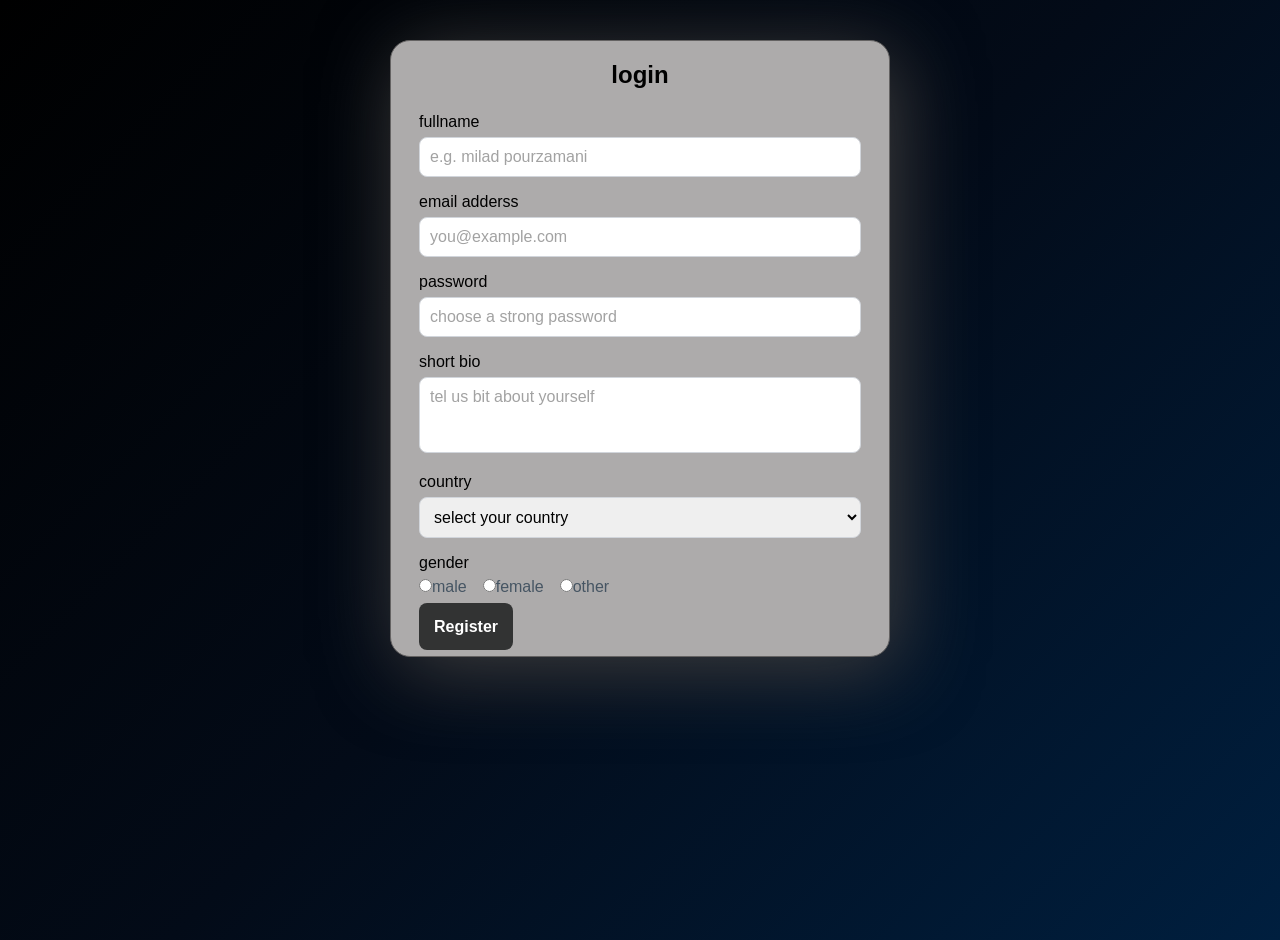
<file: form/index.html>
<!DOCTYPE html>
<html lang="en">
<head>
    <meta charset="UTF-8">
    <meta name="viewport" content="width=device-width, initial-scale=1.0">
    <title>fotm practic</title>

    <link rel="stylesheet" href="./style.css">

    
</head>
<!-- form -->
<body>
    <div id="font-zarf">
        <h2 class="h2">login</h2>
        <form>
            <label for="fullname">fullname</label>
            <input type="text" name="fullname" id="fullname" class="input-box " placeholder="e.g. milad pourzamani">

            <label for="email">email adderss</label>
            <input type="email" name="email" id="email" class="input-box " placeholder="you@example.com">

            <label for="password">password</label>
            <input type="password" name="password" id="password" class="input-box " placeholder="choose a strong password">

            <label for="bio">short bio</label>
            <textarea name="bio" id="bio" class="input-box textarea-box " placeholder="tel us bit about yourself" rows="3"></textarea>

            
            <label for="country">country</label>
            <select name="country" id="country" class="input-box">
                <option value="" disabled selected >select your country</option>
                <option value="iran">iran</option>
                <option value="afghanstan">afghanstan</option>
                <option value="brazil">brazil</option>
                <option value="germany">germany</option>
            </select>
            
            <label>gender</label>
            <div class="option">
                <label> <input type="radio" name="gender" value="male">male</label>
                <label> <input type="radio" name="gender" value="female">female</label>
                <label> <input type="radio" name="gender" value="other">other</label>
            </div>


            <a href="" class="submit"> Register</a>
        </form>
    </div>
</body>
</html>
</file>
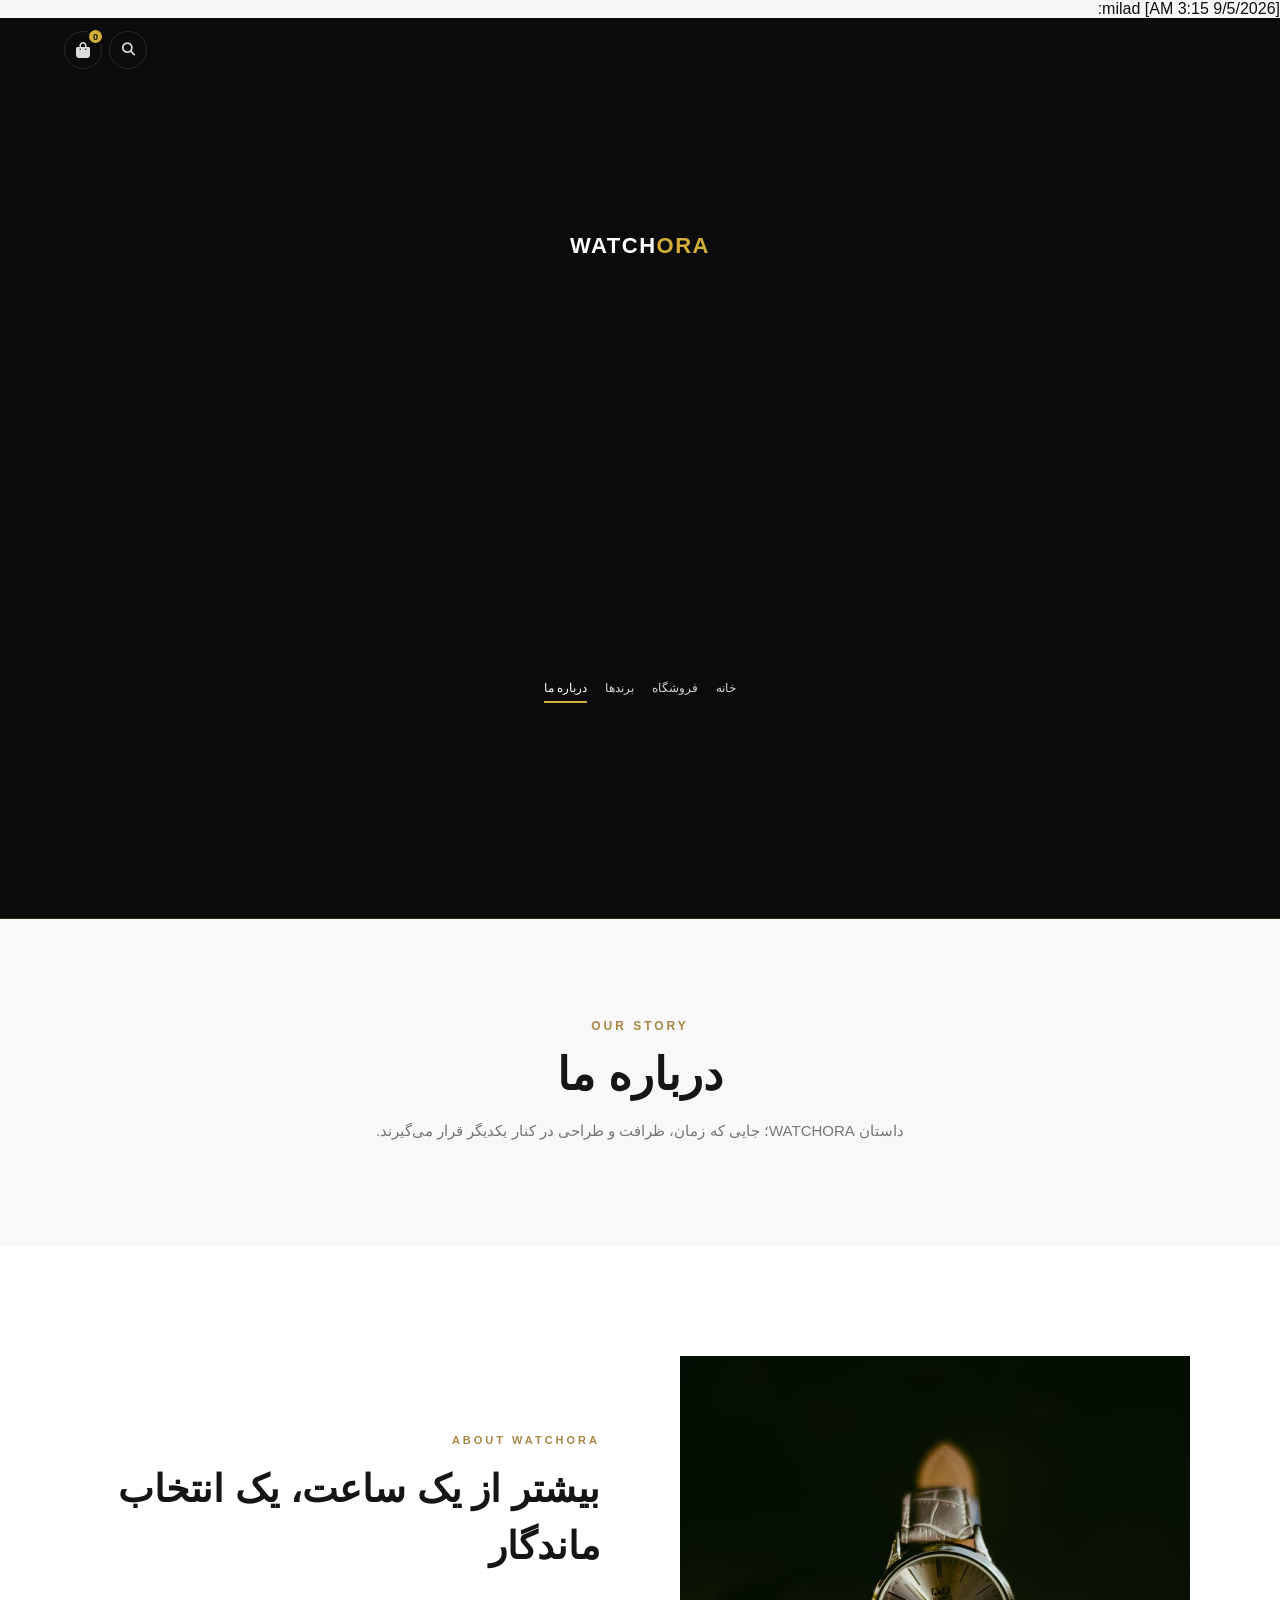
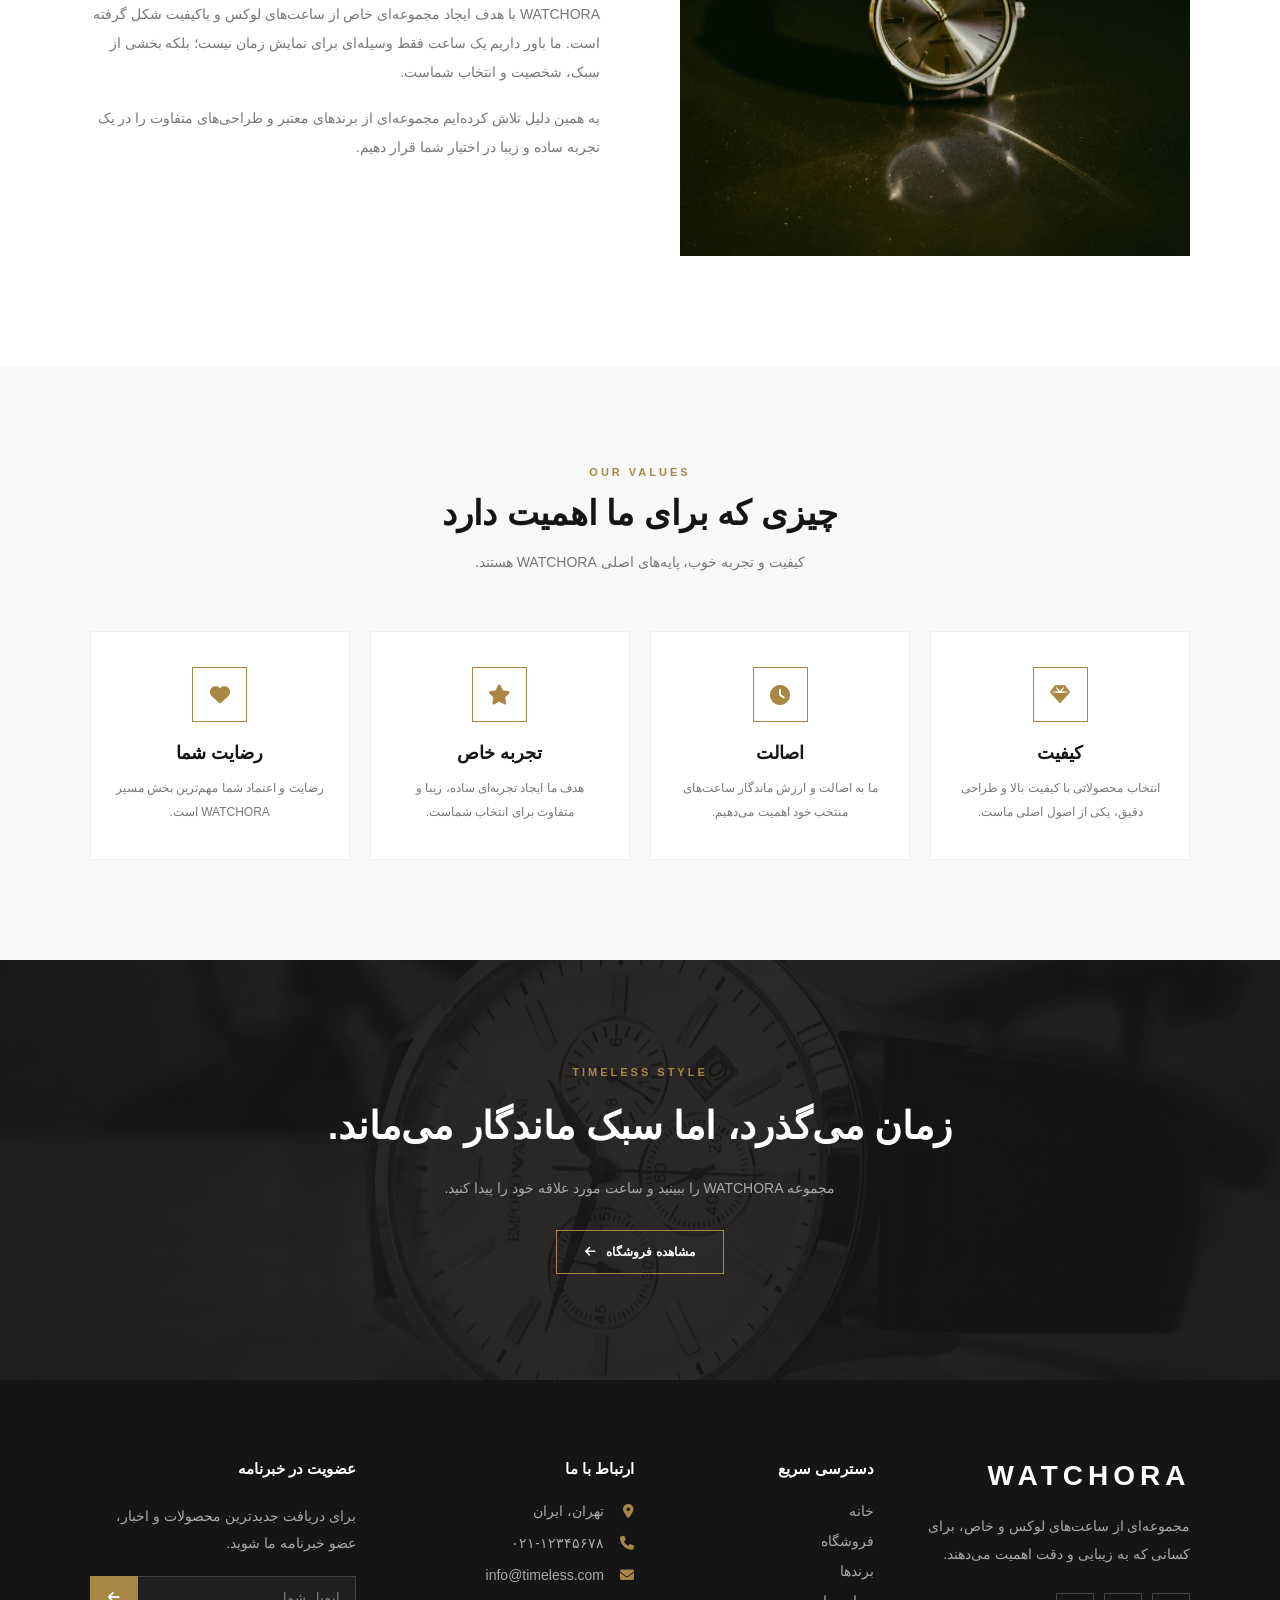
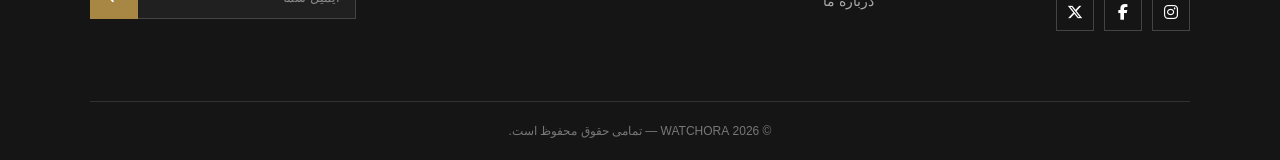
<file: watch-store/about.html>
[9/5/2026 3:15 AM] milad: <!DOCTYPE html>
<html lang="fa" dir="rtl">

<head>

    <meta charset="UTF-8">

    <meta name="viewport" content="width=device-width, initial-scale=1.0">

    <title>درباره ما | WATCHORA</title>

    <link
        rel="stylesheet"
        href="https://cdnjs.cloudflare.com/ajax/libs/font-awesome/6.5.2/css/all.min.css"
    >

    <link rel="stylesheet" href="../style/style.css">
    <link rel="stylesheet" href="../style/riset.css">

</head>


<body>


<header class="site-header">

    <div class="header-container">

        <a href="index.html" class="logo">
            WATCH<span>ORA</span>
        </a>


        <nav class="main-nav">

            <a href="index.html" class="nav-link">
                خانه
            </a>

            <a href="shop.html" class="nav-link">
                فروشگاه
            </a>

            <a href="brands.html" class="nav-link">
                برندها
            </a>

            <a href="about.html" class="nav-link active">
                درباره ما
            </a>

        </nav>


        <div class="header-actions">

            <button
                class="header-icon search-button"
                aria-label="جستجو"
            >
                <i class="fa-solid fa-magnifying-glass"></i>
            </button>


            <a
                href="shop.html"
                class="header-icon cart-button"
                aria-label="فروشگاه"
            >
                <i class="fa-solid fa-bag-shopping"></i>

                <span class="cart-count">
                    0
                </span>

            </a>

        </div>

    </div>

</header>



<main>


    <!-- About Hero -->

    <section class="about-page-hero">

        <div class="about-page-heading">

            <span>OUR STORY</span>

            <h1>
                درباره ما
            </h1>

            <p>
                داستان WATCHORA؛ جایی که زمان،
                ظرافت و طراحی در کنار یکدیگر قرار می‌گیرند.
            </p>

        </div>

    </section>



    <!-- About Introduction -->

    <section class="about-introduction">

        <div class="about-introduction-image">

            <img
                src="../img/photo_2026-09-05_00-08-43.jpg"
                alt="ساعت لوکس WATCHORA"
            >

        </div>


        <div class="about-introduction-content">

            <span>ABOUT WATCHORA</span>

            <h2>
                بیشتر از یک ساعت،
                یک انتخاب ماندگار
            </h2>

            <p>
                WATCHORA با هدف ایجاد مجموعه‌ای خاص
                از ساعت‌های لوکس و باکیفیت شکل گرفته است.
                ما باور داریم یک ساعت فقط وسیله‌ای برای
                نمایش زمان نیست؛ بلکه بخشی از سبک،
                شخصیت و انتخاب شماست.
            </p>

            <p>
                به همین دلیل تلاش کرده‌ایم مجموعه‌ای از
                برندهای معتبر و طراحی‌های متفاوت را در
                یک تجربه ساده و زیبا در اختیار شما قرار دهیم.
            </p>

        </div>

    </section>



    <!-- Values -->

    <section class="about-values">

        <div class="about-values-heading">

            <span>OUR VALUES</span>

            <h2>
                چیزی که برای ما اهمیت دارد
            </h2>

            <p>
                کیفیت و تجربه خوب، پایه‌های اصلی
                WATCHORA هستند.
            </p>

        </div>


        <div class="about-values-grid">


            <div class="about-value-card">

                <div class="about-value-icon">

                    <i class="fa-solid fa-gem"></i>

                </div>

                <h3>
                    کیفیت
                </h3>

                <p>
                    انتخاب محصولاتی با کیفیت بالا و
                    طراحی دقیق، یکی از اصول اصلی ماست.
                </p>

            </div>



            <div class="about-value-card">

                <div class="about-value-icon">

                    <i class="fa-solid fa-clock"></i>

                </div>

                <h3>
                    اصالت
                </h3>
 <p>
                    ما به اصالت و ارزش ماندگار
                    ساعت‌های منتخب خود اهمیت می‌دهیم.
                </p>

            </div>



            <div class="about-value-card">

                <div class="about-value-icon">

                    <i class="fa-solid fa-star"></i>

                </div>

                <h3>
                    تجربه خاص
                </h3>

                <p>
                    هدف ما ایجاد تجربه‌ای ساده،
                    زیبا و متفاوت برای انتخاب شماست.
                </p>

            </div>



            <div class="about-value-card">

                <div class="about-value-icon">

                    <i class="fa-solid fa-heart"></i>

                </div>

                <h3>
                    رضایت شما
                </h3>

                <p>
                    رضایت و اعتماد شما مهم‌ترین بخش
                    مسیر WATCHORA است.
                </p>

            </div>


        </div>

    </section>



    <!-- About Banner -->

    <section class="about-page-banner">

        <div class="about-page-banner-content">

            <span>TIMELESS STYLE</span>

            <h2>
                زمان می‌گذرد،
                اما سبک ماندگار می‌ماند.
            </h2>

            <p>
                مجموعه WATCHORA را ببینید و
                ساعت مورد علاقه خود را پیدا کنید.
            </p>

            <a href="shop.html">

                مشاهده فروشگاه

                <i class="fa-solid fa-arrow-left"></i>

            </a>

        </div>

    </section>


</main>



<footer class="footer">

    <div class="footer-container">


        <div class="footer-brand">

            <h2>
                WATCHORA
            </h2>

            <p>
                مجموعه‌ای از ساعت‌های لوکس و خاص،
                برای کسانی که به زیبایی و دقت اهمیت می‌دهند.
            </p>

            <div class="footer-social">

                <a href="#">
                    <i class="fa-brands fa-instagram"></i>
                </a>

                <a href="#">
                    <i class="fa-brands fa-facebook-f"></i>
                </a>

                <a href="#">
                    <i class="fa-brands fa-x-twitter"></i>
                </a>

            </div>

        </div>



        <div class="footer-links">

            <h3>
                دسترسی سریع
            </h3>

            <a href="index.html">
                خانه
            </a>

            <a href="shop.html">
                فروشگاه
            </a>

            <a href="brands.html">
                برندها
            </a>

            <a href="about.html">
                درباره ما
            </a>

        </div>



        <div class="footer-contact">

            <h3>
                ارتباط با ما
            </h3>

            <p>
                <i class="fa-solid fa-location-dot"></i>
                تهران، ایران
            </p>

            <p>
                <i class="fa-solid fa-phone"></i>
                ۰۲۱-۱۲۳۴۵۶۷۸
            </p>

            <p>
                <i class="fa-solid fa-envelope"></i>
                info@timeless.com
            </p>

        </div>



        <div class="footer-newsletter">

            <h3>
                عضویت در خبرنامه
            </h3>

            <p>
                برای دریافت جدیدترین محصولات و اخبار،
                عضو خبرنامه ما شوید.
            </p>

            <form>

                <input
                    type="email"
                    placeholder="ایمیل شما"
                >

                <button type="submit">

                    <i class="fa-solid fa-arrow-left"></i>

                </button>

            </form>

        </div>


    </div>


    <div class="footer-bottom">

        <p>
            © 2026 WATCHORA — تمامی حقوق محفوظ است.
        </p>

    </div>

</footer>


</body>

</html>
</file>
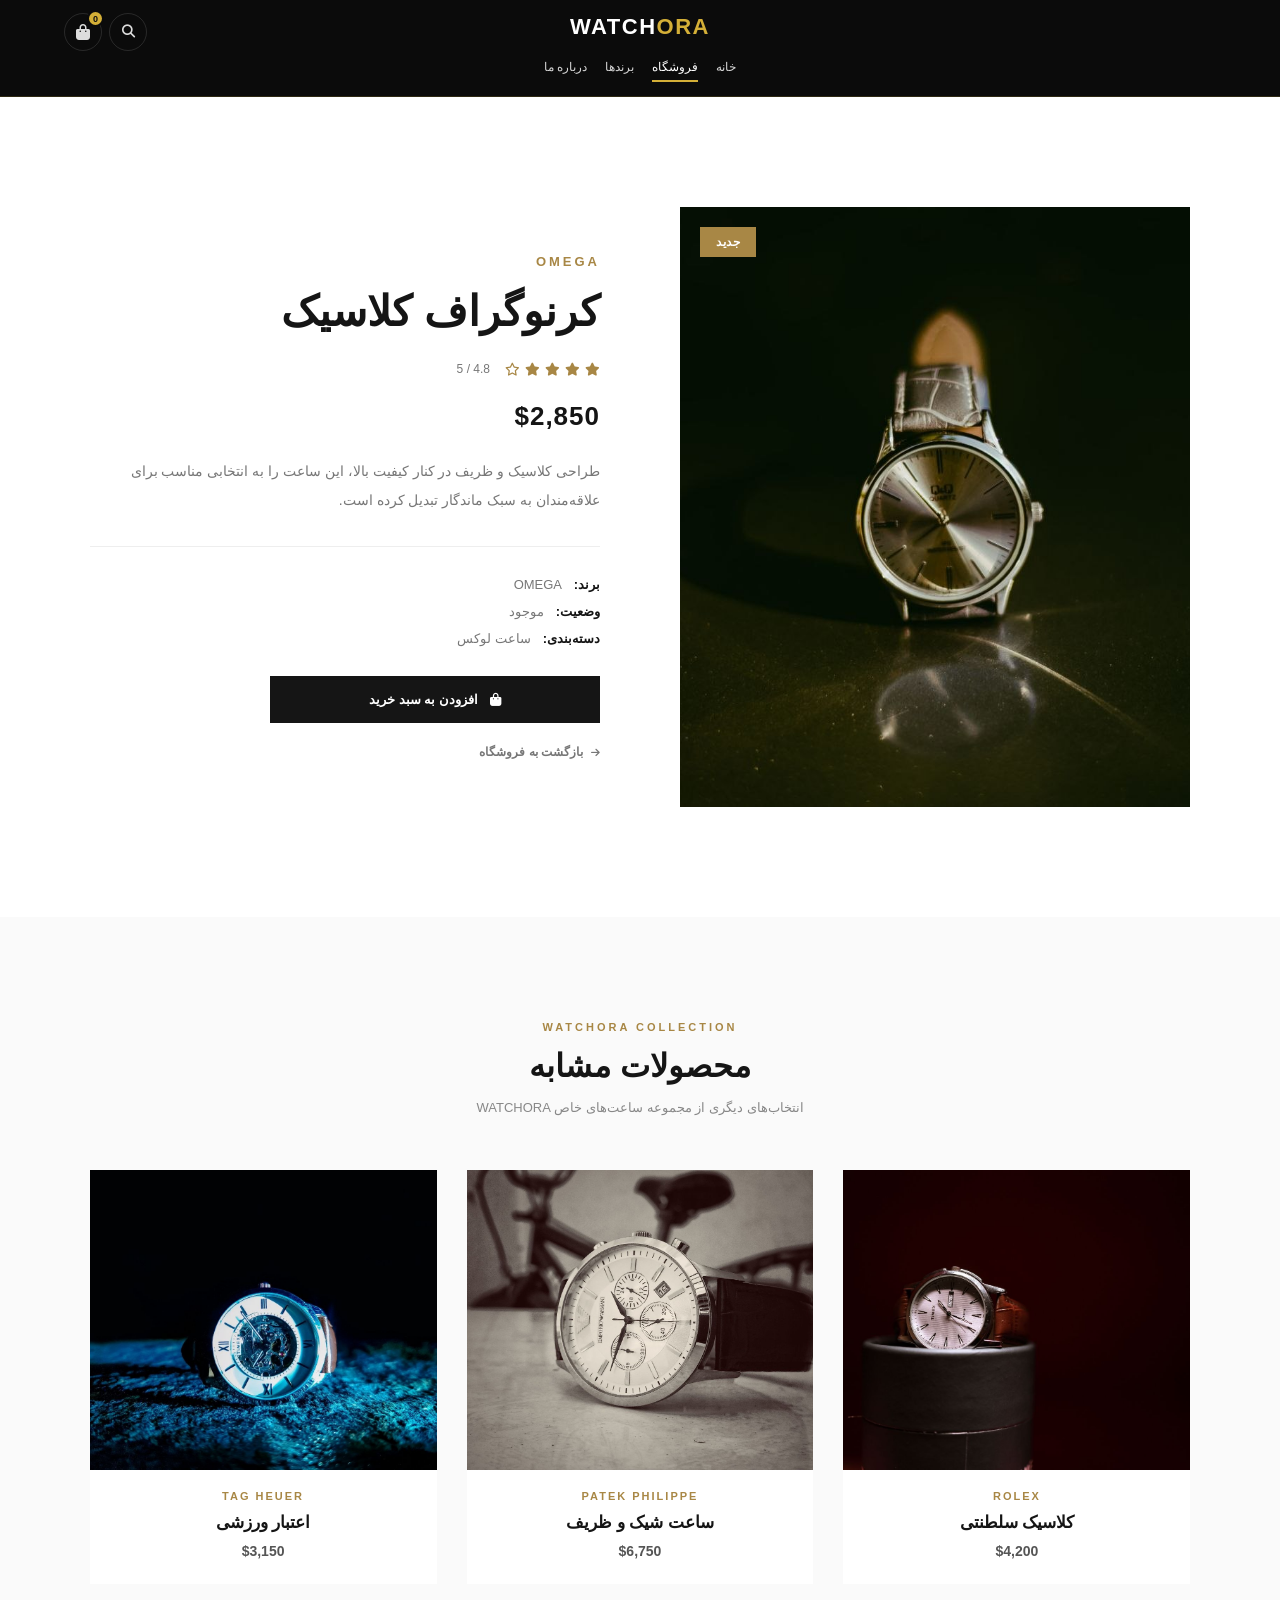
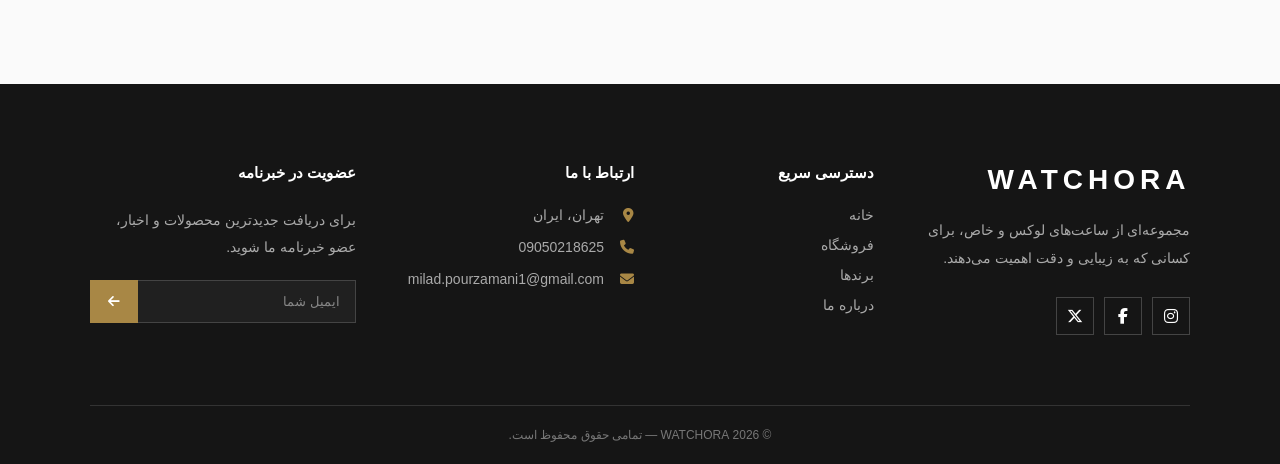
<file: watch-store/product.html>
<!DOCTYPE html>
<html lang="fa" dir="rtl">

<head>

    <meta charset="UTF-8">

    <meta name="viewport" content="width=device-width, initial-scale=1.0">

    <title>OMEGA | WATCHORA</title>

    <link
        rel="stylesheet"
        href="https://cdnjs.cloudflare.com/ajax/libs/font-awesome/6.5.2/css/all.min.css"
    >

    <link rel="stylesheet" href="../style/style.css">
    <link rel="stylesheet" href="../style/../style/riset.css">

</head>


<body>


<header class="site-header">

    <div class="header-container">

        <a href="index.html" class="logo">
            WATCH<span>ORA</span>
        </a>


        <nav class="main-nav">

            <a href="index.html" class="nav-link">
                خانه
            </a>

            <a href="shop.html" class="nav-link active">
                فروشگاه
            </a>

            <a href="brands.html" class="nav-link">
                برندها
            </a>

            <a href="about.html" class="nav-link">
                درباره ما
            </a>

        </nav>


        <div class="header-actions">

            <button
                class="header-icon search-button"
                aria-label="جستجو"
            >
                <i class="fa-solid fa-magnifying-glass"></i>
            </button>


            <a
                href="shop.html"
                class="header-icon cart-button"
                aria-label="فروشگاه"
            >
                <i class="fa-solid fa-bag-shopping"></i>

                <span class="cart-count">
                    0
                </span>

            </a>

        </div>

    </div>

</header>



<main>


    <!-- Product Details -->

    <section class="product-details-section">

        <div class="product-details-container">


            <!-- Product Image -->

            <div class="product-details-image">

                <span class="product-details-badge">
                    جدید
                </span>

                <img
                    src="../img/photo_2026-09-05_00-08-43.jpg"
                    alt="ساعت OMEGA"
                >

            </div>


            <!-- Product Information -->

            <div class="product-details-content">

                <span class="product-details-brand">
                    OMEGA
                </span>

                <h1>
                    کرنوگراف کلاسیک
                </h1>

                <div class="product-details-rating">

                    <i class="fa-solid fa-star"></i>
                    <i class="fa-solid fa-star"></i>
                    <i class="fa-solid fa-star"></i>
                    <i class="fa-solid fa-star"></i>
                    <i class="fa-regular fa-star"></i>

                    <span>
                        4.8 / 5
                    </span>

                </div>

                <p class="product-details-price">
                    $2,850
                </p>

                <p class="product-details-description">
                    طراحی کلاسیک و ظریف در کنار کیفیت بالا،
                    این ساعت را به انتخابی مناسب برای
                    علاقه‌مندان به سبک ماندگار تبدیل کرده است.
                </p>


                <div class="product-details-divider"></div>


                <div class="product-details-meta">

                    <p>
                        <strong>برند:</strong>
                        OMEGA
                    </p>

                    <p>
                        <strong>وضعیت:</strong>
                        موجود
                    </p>

                    <p>
                        <strong>دسته‌بندی:</strong>
                        ساعت لوکس
                    </p>

                </div>


                <button class="product-details-cart">

                    <i class="fa-solid fa-bag-shopping"></i>

                    افزودن به سبد خرید

                </button>


                <a
                    href="shop.html"
                    class="back-to-shop"
                >

                    <i class="fa-solid fa-arrow-right"></i>

                    بازگشت به فروشگاه

                </a>

            </div>
            </div>

    </section>
    <section class="related-products">

    <div class="related-products-title">
        <span>WATCHORA COLLECTION</span>

        <h2>محصولات مشابه</h2>

        <p>
            انتخاب‌های دیگری از مجموعه ساعت‌های خاص WATCHORA
        </p>
    </div>

    <div class="related-products-grid">

        <div class="related-product-card">

            <div class="related-product-image">
                <img
                    src="../img/photo_2026-09-05_00-08-44.jpg"
                    alt="ساعت ROLEX"
                >
            </div>

            <span>ROLEX</span>

            <h3>کلاسیک سلطنتی</h3>

            <p>$4,200</p>

        </div>


        <div class="related-product-card">

            <div class="related-product-image">
                <img
                    src="../img/photo_2026-09-05_00-08-50.jpg"
                    alt="ساعت PATEK PHILIPPE"
                >
            </div>

            <span>PATEK PHILIPPE</span>

            <h3>ساعت شیک و ظریف</h3>

            <p>$6,750</p>

        </div>


        <div class="related-product-card">

            <div class="related-product-image">
                <img
                    src="../img/photo_2026-09-05_00-08-52.jpg"
                    alt="ساعت TAG HEUER"
                >
            </div>

            <span>TAG HEUER</span>

            <h3>اعتبار ورزشی</h3>

            <p>$3,150</p>

        </div>

    </div>

</section>

</main>



<footer class="footer">

    <div class="footer-container">


        <div class="footer-brand">

            <h2>
                WATCHORA
            </h2>

            <p>
                مجموعه‌ای از ساعت‌های لوکس و خاص،
                برای کسانی که به زیبایی و دقت اهمیت می‌دهند.
            </p>

            <div class="footer-social">

                <a href="#">
                    <i class="fa-brands fa-instagram"></i>
                </a>

                <a href="#">
                    <i class="fa-brands fa-facebook-f"></i>
                </a>

                <a href="#">
                    <i class="fa-brands fa-x-twitter"></i>
                </a>

            </div>

        </div>


        <div class="footer-links">

            <h3>
                دسترسی سریع
            </h3>

            <a href="index.html">
                خانه
            </a>

            <a href="shop.html">
                فروشگاه
            </a>

            <a href="brands.html">
                برندها
            </a>

            <a href="about.html">
                درباره ما
            </a>

        </div>


        <div class="footer-contact">

            <h3>
                ارتباط با ما
            </h3>

            <p>
                <i class="fa-solid fa-location-dot"></i>
                تهران، ایران
            </p>

            <p>
                <i class="fa-solid fa-phone"></i>
                09050218625
            </p>

            <p>
                <i class="fa-solid fa-envelope"></i>
                milad.pourzamani1@gmail.com
            </p>

        </div>


        <div class="footer-newsletter">

            <h3>
                عضویت در خبرنامه
            </h3>

            <p>
                برای دریافت جدیدترین محصولات و اخبار،
                عضو خبرنامه ما شوید.
            </p>

            <form>

                <input
                    type="email"
                    placeholder="ایمیل شما"
                >

                <button type="submit">

                    <i class="fa-solid fa-arrow-left"></i>

                </button>

            </form>

        </div>


    </div>


    <div class="footer-bottom">

        <p>
            © 2026 WATCHORA — تمامی حقوق محفوظ است.
        </p>

    </div>

</footer>


</body>

</html>
</file>
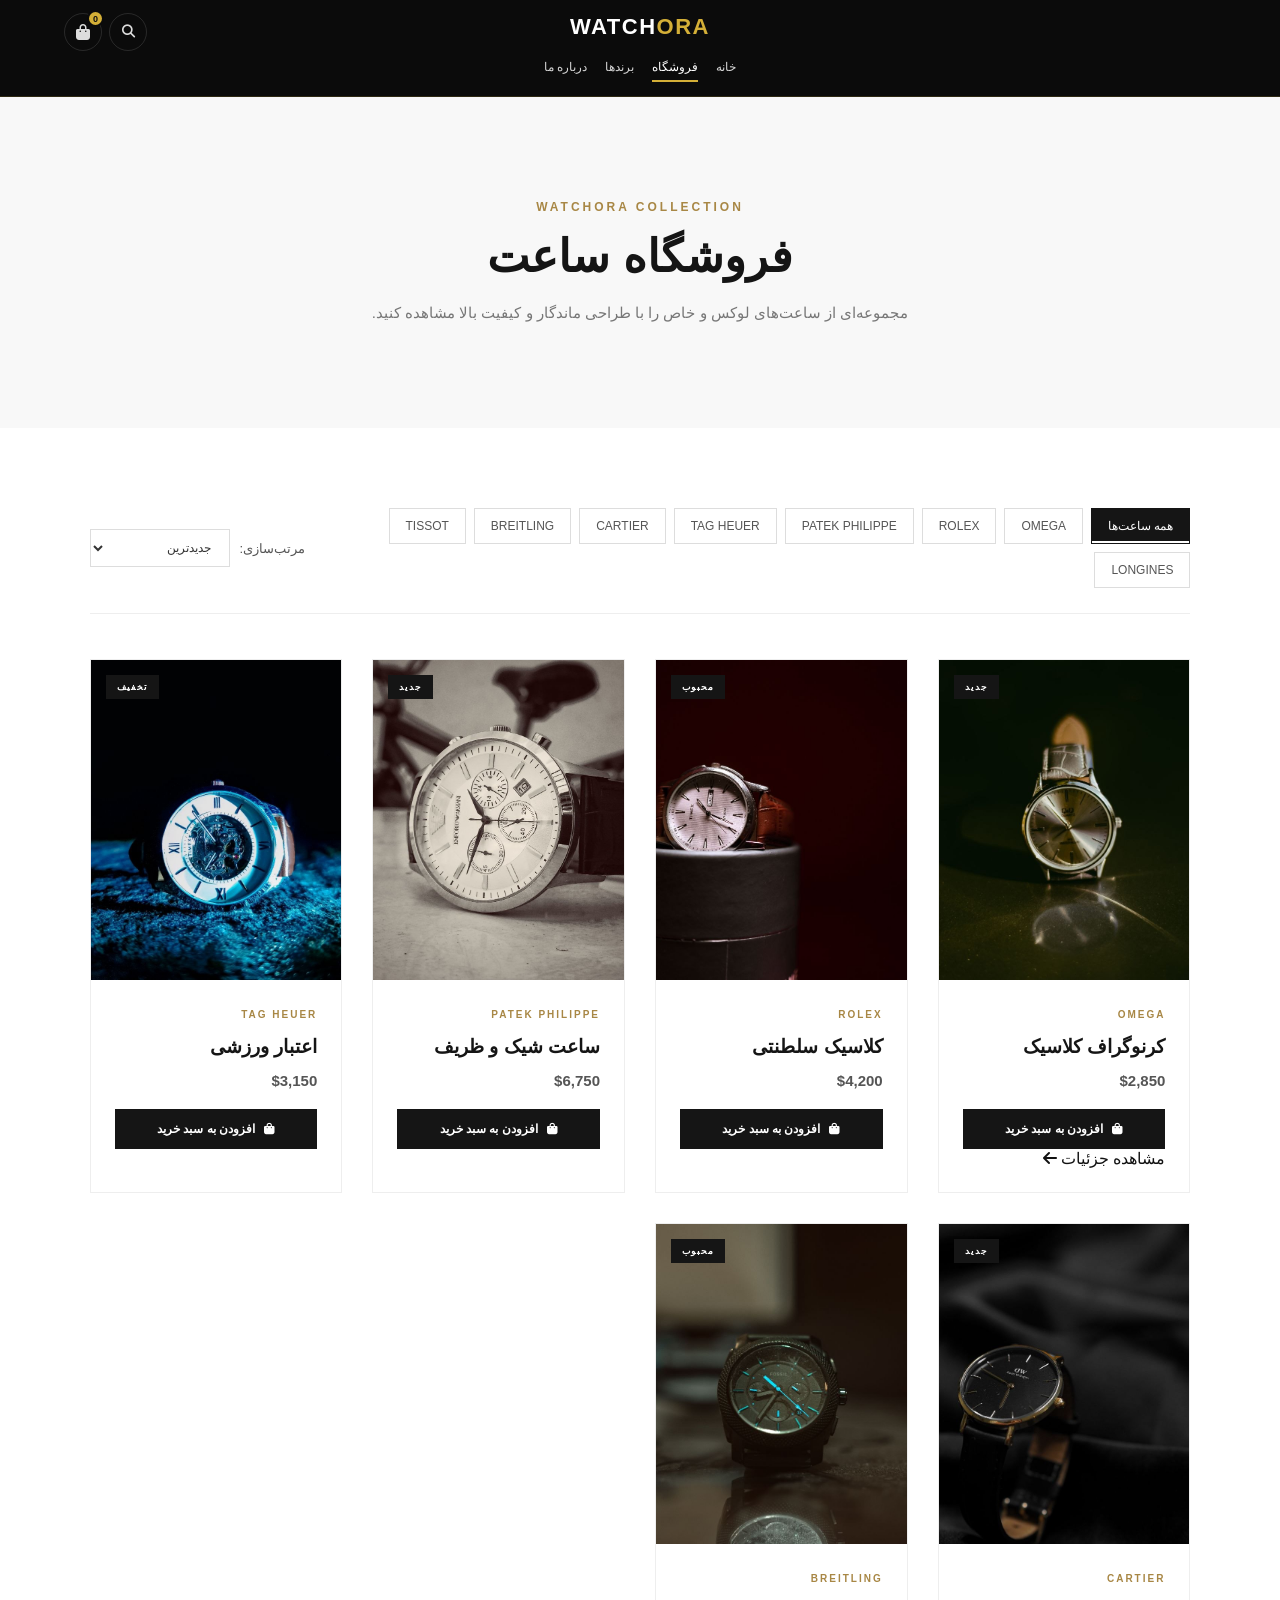
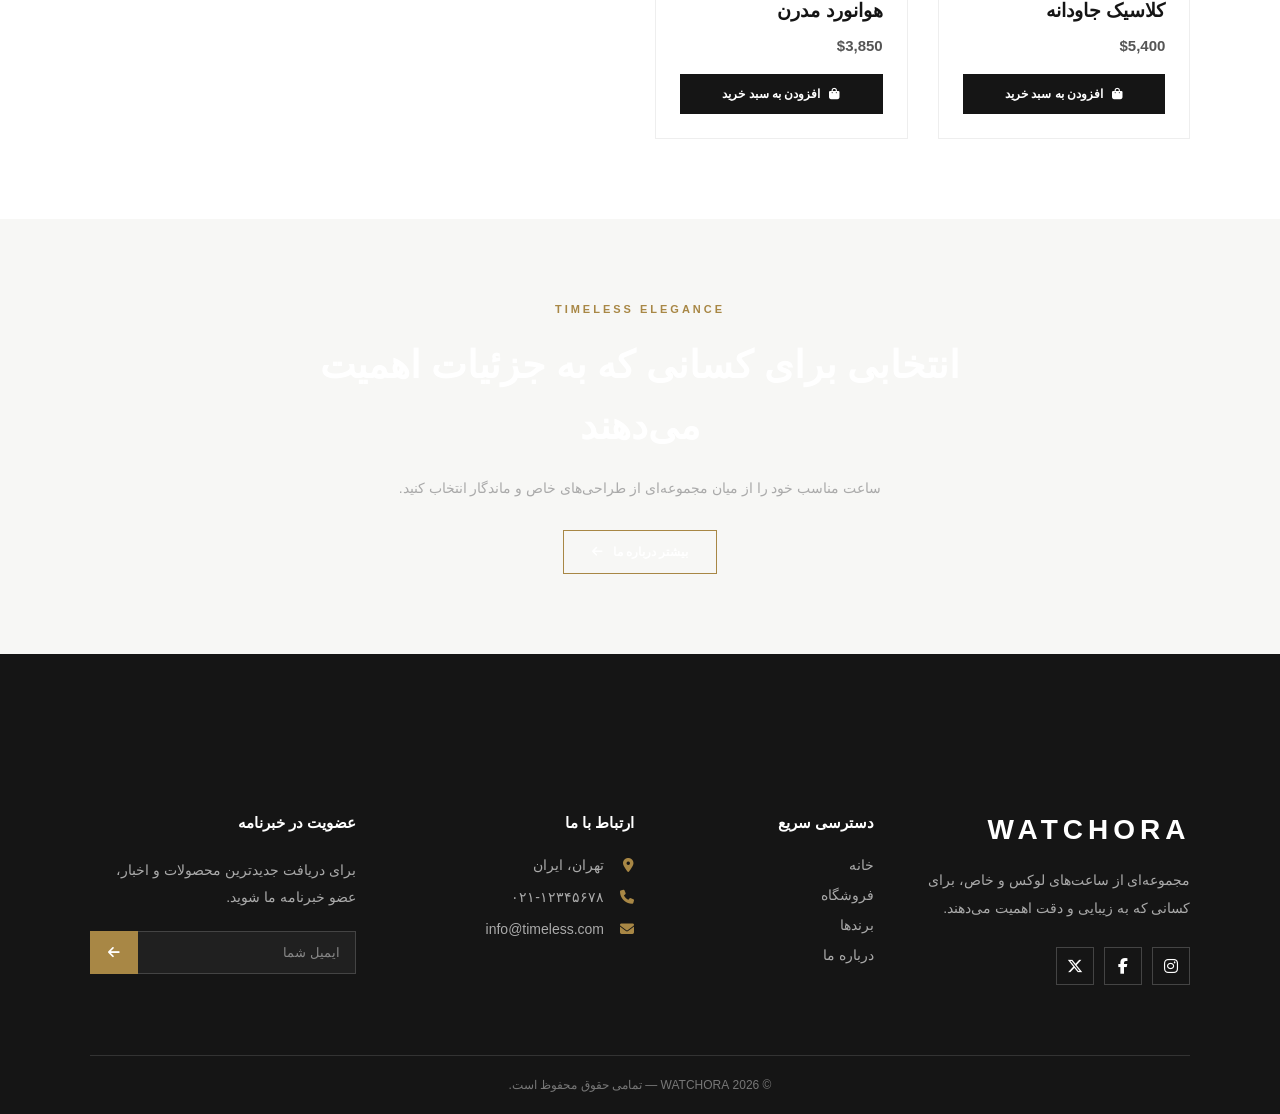
<file: watch-store/shop.html>
<!DOCTYPE html>
<html lang="fa" dir="rtl">

<head>

    <meta charset="UTF-8">

    <meta
        name="viewport"
        content="width=device-width, initial-scale=1.0"
    >

    <title>فروشگاه | WATCHORA</title>

    <!-- Font Awesome -->
    <link
        rel="stylesheet"
        href="https://cdnjs.cloudflare.com/ajax/libs/font-awesome/6.5.2/css/all.min.css"
    >

    <!-- Main CSS -->
    <link rel="stylesheet" href="../style/riset.css">
    <link rel="stylesheet" href="../style/style.css">

</head>


<body>

    <!-- ============================= -->
    <!-- Header -->
    <!-- ============================= -->

    <header class="site-header">

        <div class="header-container">

            <!-- Logo -->
            <a href="index.html" class="logo">
                WATCH<span>ORA</span>
            </a>


            <!-- Main Navigation -->
            <nav class="main-nav">

                <a href="index.html" class="nav-link">
                    خانه
                </a>

                <a href="shop.html" class="nav-link active">
                    فروشگاه
                </a>

                <a href="brands.html" class="nav-link">
                    برندها
                </a>

                <a href="about.html" class="nav-link">
                    درباره ما
                </a>

            </nav>


            <!-- Header Actions -->
            <div class="header-actions">

                <!-- Search -->
                <button
                    class="header-icon search-button"
                    aria-label="جستجو"
                >
                    <i class="fa-solid fa-magnifying-glass"></i>
                </button>


                <!-- Cart -->
                <a
                    href="#products"
                    class="header-icon cart-button"
                    aria-label="سبد خرید"
                >

                    <i class="fa-solid fa-bag-shopping"></i>

                    <span class="cart-count">
                        0
                    </span>

                </a>

            </div>

        </div>

    </header>


    <!-- ============================= -->
    <!-- Shop Page -->
    <!-- ============================= -->

    <main>

        <!-- Shop Hero -->
        <section class="shop-page-hero">

            <div class="shop-page-heading">

                <span>WATCHORA COLLECTION</span>

                <h1>
                    فروشگاه ساعت
                </h1>

                <p>
                    مجموعه‌ای از ساعت‌های لوکس و خاص را
                    با طراحی ماندگار و کیفیت بالا مشاهده کنید.
                </p>

            </div>

        </section>


        <!-- Products Section -->
        <section class="shop-products" id="products">

    <div class="shop-toolbar">

        <!-- Filters -->
        <div class="shop-filters">

            <button class="filter-button active">
                همه ساعت‌ها
            </button>

            <button class="filter-button">
                OMEGA
            </button>

            <button class="filter-button">
                ROLEX
            </button>

            <button class="filter-button">
                PATEK PHILIPPE
            </button>

            <button class="filter-button">
                TAG HEUER
            </button>

            <button class="filter-button">
                CARTIER
            </button>

            <button class="filter-button">
                BREITLING
            </button>
            <button class="filter-button">TISSOT</button>
            
            <button class="filter-button">LONGINES</button>

        </div>


        <!-- Sort -->
        <div class="shop-sort">

            <label for="sort">
                مرتب‌سازی:
            </label>

            <select id="sort">

                <option>
                    جدیدترین
                </option>

                <option>
                    محبوب‌ترین
                </option>

                <option>
                    ارزان‌ترین
                </option>

                <option>
                    گران‌ترین
                </option>

            </select>

        </div>

    </div>


    <!-- Products Grid -->
    <div class="shop-products-grid">

        <!-- محصولات را مرحله بعد اینجا قرار می‌دهیم -->

        <!-- Product 1 -->
<article class="shop-product-card">

    <div class="shop-product-image">
        <div class="shop-product-actions">

    <button type="button" aria-label="افزودن به علاقه‌مندی">
        <i class="fa-regular fa-heart"></i>
    </button>

    <button type="button" aria-label="مشاهده سریع">
        <i class="fa-regular fa-eye"></i>
    </button>

</div>

        <span class="shop-product-badge">
            جدید
        </span>

        <img
            src="../img/photo_2026-09-05_00-08-43.jpg"
            alt="ساعت OMEGA"
        >

    </div>

    <div class="shop-product-info">

        <span class="shop-product-brand">
            OMEGA
        </span>

        <h3>
            کرنوگراف کلاسیک
        </h3>

        <p class="shop-product-price">
            $2,850
        </p>

        <button class="shop-add-cart">
            <i class="fa-solid fa-bag-shopping"></i>
            افزودن به سبد خرید
        </button>

        <a href="product.html" class="shop-product-details">
    مشاهده جزئیات
    <i class="fa-solid fa-arrow-left"></i>
</a>
    </div>

</article>


<!-- Product 2 -->
<article class="shop-product-card">

    <div class="shop-product-image">
        <div class="shop-product-actions">

    <button type="button" aria-label="افزودن به علاقه‌مندی">
        <i class="fa-regular fa-heart"></i>
    </button>

    <button type="button" aria-label="مشاهده سریع">
        <i class="fa-regular fa-eye"></i>
    </button>

</div>

        <span class="shop-product-badge">
            محبوب
        </span>

        <img
            src="../img/photo_2026-09-05_00-08-44.jpg"
            alt="ساعت ROLEX"
        >

    </div>

    <div class="shop-product-info">

        <span class="shop-product-brand">
            ROLEX
        </span>

        <h3>
            کلاسیک سلطنتی
        </h3>

        <p class="shop-product-price">
            $4,200
        </p>

        <button class="shop-add-cart">
            <i class="fa-solid fa-bag-shopping"></i>
            افزودن به سبد خرید
        </button>

    </div>

</article>


<!-- Product 3 -->
<article class="shop-product-card">

    <div class="shop-product-image">
        <div class="shop-product-actions">

    <button type="button" aria-label="افزودن به علاقه‌مندی">
        <i class="fa-regular fa-heart"></i>
    </button>

    <button type="button" aria-label="مشاهده سریع">
        <i class="fa-regular fa-eye"></i>
    </button>

</div>

        <span class="shop-product-badge">
            جدید
        </span>

        <img
            src="../img/photo_2026-09-05_00-08-50.jpg"
            alt="ساعت PATEK PHILIPPE"
        >

    </div>

    <div class="shop-product-info">
        
        

        <span class="shop-product-brand">
            PATEK PHILIPPE
        </span>

        <h3>
            ساعت شیک و ظریف
        </h3>

        <p class="shop-product-price">
            $6,750
        </p>

        <button class="shop-add-cart">
            <i class="fa-solid fa-bag-shopping"></i>
            افزودن به سبد خرید
        </button>

    </div>

</article>


<!-- Product 4 -->
<article class="shop-product-card">

    <div class="shop-product-image">
        <div class="shop-product-actions">

    <button type="button" aria-label="افزودن به علاقه‌مندی">
        <i class="fa-regular fa-heart"></i>
    </button>

    <button type="button" aria-label="مشاهده سریع">
        <i class="fa-regular fa-eye"></i>
    </button>

</div>

        <span class="shop-product-badge">
            تخفیف
        </span>

        <img
            src="../img/photo_2026-09-05_00-08-52.jpg"
            alt="ساعت TAG HEUER"
        >

    </div>

    <div class="shop-product-info">
        

        <span class="shop-product-brand">
            TAG HEUER
        </span>

        <h3>
            اعتبار ورزشی
        </h3>

        <p class="shop-product-price">
            $3,150
        </p>

        <button class="shop-add-cart">
            <i class="fa-solid fa-bag-shopping"></i>
            افزودن به سبد خرید
        </button>

    </div>

</article>


<!-- Product 5 -->
<article class="shop-product-card">

    <div class="shop-product-image" >
        <div class="shop-product-actions">

    <button type="button" aria-label="افزودن به علاقه‌مندی">
        <i class="fa-regular fa-heart"></i>
    </button>

    <button type="button" aria-label="مشاهده سریع">
        <i class="fa-regular fa-eye"></i>
    </button>

</div>

        <span class="shop-product-badge">
            جدید
        </span>

        <img
            src="../img/photo_2026-09-05_00-08-53.jpg"
            alt="ساعت CARTIER"
        >

    </div>

    <div class="shop-product-info">
        

        <span class="shop-product-brand">
            CARTIER
        </span>

        <h3>
            کلاسیک جاودانه
        </h3>

        <p class="shop-product-price">
            $5,400
        </p>

        <button class="shop-add-cart">
            <i class="fa-solid fa-bag-shopping"></i>
            افزودن به سبد خرید
        </button>
        
    </div>
    
</article>


<!-- Product 6 -->
<article class="shop-product-card">

    <div class="shop-product-image">
        <div class="shop-product-actions">

    <button type="button" aria-label="افزودن به علاقه‌مندی">
        <i class="fa-regular fa-heart"></i>
    </button>

    <button type="button" aria-label="مشاهده سریع">
        <i class="fa-regular fa-eye"></i>
    </button>

</div>


        <span class="shop-product-badge">
            محبوب
        </span>
        
        <img
            src="../img/photo_2026-09-05_00-08-55 (2).jpg"
            alt="ساعت BREITLING"
        >
        
    </div>
    
    <div class="shop-product-info">
        
        
        <span class="shop-product-brand">
            BREITLING
        </span>
        
        <h3>
            هوانورد مدرن
        </h3>
        
        <p class="shop-product-price">
            $3,850
        </p>

        <button class="shop-add-cart">
            <i class="fa-solid fa-bag-shopping"></i>
            افزودن به سبد خرید
        </button>

    </div>

</section>

</section>

<section class="shop-banner">

    <div class="shop-banner-content">

        <span>TIMELESS ELEGANCE</span>

        <h2>
            انتخابی برای کسانی که
            به جزئیات اهمیت می‌دهند
        </h2>

        <p>
            ساعت مناسب خود را از میان مجموعه‌ای از
            طراحی‌های خاص و ماندگار انتخاب کنید.
        </p>

        <a href="index.html#about">
            بیشتر درباره ما
            <i class="fa-solid fa-arrow-left"></i>
        </a>

    </div>

</section>

<footer class="footer">

    </main>


    <!-- ============================= -->
    <!-- Footer -->
    <!-- ============================= -->

    <footer class="footer">

        <div class="footer-container">

            <!-- Brand -->
            <div class="footer-brand">

                <h2>WATCHORA</h2>

                <p>
                    مجموعه‌ای از ساعت‌های لوکس و خاص،
                    برای کسانی که به زیبایی و دقت اهمیت می‌دهند.
                </p>

                <div class="footer-social">

                    <a href="#">
                        <i class="fa-brands fa-instagram"></i>
                    </a>

                    <a href="#">
                        <i class="fa-brands fa-facebook-f"></i>
                    </a>

                    <a href="#">
                        <i class="fa-brands fa-x-twitter"></i>
                    </a>

                </div>

            </div>


            <!-- Quick Links -->
            <div class="footer-links">

                <h3>دسترسی سریع</h3>

                <a href="index.html">
                    خانه
                </a>

                <a href="shop.html">
                    فروشگاه
                </a>

                <a href="brands.html">
                    برندها
                </a>
                <a href="about.html">
                    درباره ما
                </a>

            </div>


            <!-- Contact -->
            <div class="footer-contact">

                <h3>ارتباط با ما</h3>

                <p>
                    <i class="fa-solid fa-location-dot"></i>
                    تهران، ایران
                </p>

                <p>
                    <i class="fa-solid fa-phone"></i>
                    ۰۲۱-۱۲۳۴۵۶۷۸
                </p>

                <p>
                    <i class="fa-solid fa-envelope"></i>
                    info@timeless.com
                </p>

            </div>


            <!-- Newsletter -->
            <div class="footer-newsletter">

                <h3>عضویت در خبرنامه</h3>

                <p>
                    برای دریافت جدیدترین محصولات و اخبار،
                    عضو خبرنامه ما شوید.
                </p>

                <form>

                    <input
                        type="email"
                        placeholder="ایمیل شما"
                    >

                    <button type="submit">
                        <i class="fa-solid fa-arrow-left"></i>
                    </button>

                </form>

            </div>

        </div>


        <!-- Footer Bottom -->
        <div class="footer-bottom">

            <p>
                © 2026 WATCHORA — تمامی حقوق محفوظ است.
            </p>

        </div>

    </footer>


</body>

</html>
</file>
<file: form/style.css>
*{
    margin: 0;
    padding: 0;
    box-sizing: border-box;
}
body{

    background: linear-gradient(135deg,#000000,#030b18 ,#001f3f);
    font-family: sans-serif;
    height: 100vh;
}


a{
  text-decoration: none;
}



input, select, textarea, button {
    font-family: sans-serif;
    font-size: 16px;
}




/*     start fotm style     */
#font-zarf{
   background-color: rgb(173, 171, 171);
    width: 500px;
    margin: 40px auto;
    border-radius: 20px;
    border: 1px solid rgb(100, 98, 98);
    padding: 20px 28px;
    box-shadow: 8px 12px 80px #3f3e3e;
}
#font-zarf .h2 {
    text-align: center;
    margin-bottom: 24px;
    
}
#font-zarf label {
    display: block;
    margin-bottom: 6px;
}

/*     input-style     */

#font-zarf .input-box{
   width: 100%;
   padding: 10px ;
   border-radius: 8px;
   border: 1px solid #d1d5db;
   margin-bottom: 16px;
   
}


#font-zarf .textarea-box{
resize: none;

}
#font-zarf .input-box:focus{
    border-color: #5e5656;
}
  /* cheng placeholder color */
  #font-zarf .input-box::placeholder{
    color: #a2a2a2;
  }
      /*    radio     */
  #font-zarf .option{
    display: flex;
    gap: 16px;
    flex-wrap: wrap;
    margin-bottom: 16px;
  }
  #font-zarf .option label{
    color: #465563;
  }

     /*    botton    */
  #font-zarf .submit{

background-color: #323333;
color: white;
width: 100%;
padding: 15px;
border-radius: 8px;
border: none;
font-weight: bold;
cursor: pointer;
transition: all 0.3s;
  }
  #font-zarf .submit:hover{
    background-color:rgb(139, 135, 135);
    transform: scale(1.05);
  }
</file>
<file: style/style.css>
/* =========================================
   RESET
========================================= */

* {
    margin: 0;
    padding: 0;
    box-sizing: border-box;
}

html,
body{
    width: 100%;
    overflow-x: hidden;
}

html{
    scroll-behavior: smooth;
}
/* =========================================
   BODY
========================================= */

body {
    font-family: "Vazirmatn", sans-serif;
    background-color: #f7f7f5;
    color: #111111;
    direction: rtl;
}


/* =========================================
   LINKS
========================================= */

a {
    text-decoration: none;
    color: inherit;
}


/* =========================================
   BUTTON
========================================= */

button {
    font-family: inherit;
}


/* =========================================
   HEADER
========================================= */

.site-header {
    width: 100%;
    height: 82px;

    background-color: #0b0b0b;

    border-bottom: 1px solid rgba(212, 175, 55, 0.18);

    position: sticky;
    top: 0;
    z-index: 1000;
}


/* =========================================
   HEADER CONTAINER
========================================= */

.header-container {
    width: min(1200px, 92%);

    height: 100%;

    margin: 0 auto;

    display: flex;
    align-items: center;

    justify-content: space-between;
}


/* =========================================
   LOGO
========================================= */

.logo {
    font-size: 25px;

    font-weight: 800;

    letter-spacing: 1.5px;

    color: #ffffff;

    transition:
        color 0.3s ease,
        transform 0.3s ease;
}


.logo span {
    color: #d4af37;

    transition: color 0.3s ease;
}


.logo:hover {
    color: #d4af37;

    transform: translateY(-1px);
}


.logo:hover span {
    color: #ffffff;
}


/* =========================================
   MAIN NAVIGATION
========================================= */

.main-nav {
    display: flex;

    align-items: center;

    gap: 38px;
}


.nav-link {
    position: relative;

    color: #d6d6d6;

    font-size: 14px;

    font-weight: 500;

    padding: 30px 0;

    transition:
        color 0.3s ease;
}


/* خط زیر لینک */

.nav-link::after {
    content: "";

    position: absolute;

    right: 0;
    bottom: 20px;

    width: 0;
    height: 2px;

    background-color: #d4af37;

    transition: width 0.3s ease;
}


/* هاور */

.nav-link:hover {
    color: #ffffff;
}


.nav-link:hover::after {
    width: 100%;
}


/* لینک صفحه فعال */

.nav-link.active {
    color: #ffffff;
}


.nav-link.active::after {
    width: 100%;
}


/* =========================================
   HEADER ACTIONS
========================================= */

.header-actions {
    display: flex;

    align-items: center;

    gap: 12px;
}


/* =========================================
   HEADER ICON
========================================= */

.header-icon {
    width: 42px;
    height: 42px;

    border: 1px solid rgba(255, 255, 255, 0.12);

    border-radius: 50%;

    display: flex;

    align-items: center;
    justify-content: center;

    color: #dddddd;

    background-color: transparent;

    position: relative;

    cursor: pointer;

    transition:
        color 0.3s ease,
        background-color 0.3s ease,
        border-color 0.3s ease,
        transform 0.3s ease;
}


/* هاور آیکون */

.header-icon:hover {
    color: #111111;

    background-color: #d4af37;

    border-color: #d4af37;

    transform: translateY(-2px);
}


/* =========================================
   SEARCH BUTTON
========================================= */

.search-button {
    outline: none;
}


/* =========================================
   CART
========================================= */

.cart-button {
    position: relative;
}


/* =========================================
   CART COUNT
========================================= */

.cart-count {
    position: absolute;

    top: -4px;
    right: -3px;

    width: 17px;
    height: 17px;

    display: flex;
    align-items: center;
    justify-content: center;

    border-radius: 50%;

    background-color: #d4af37;

    color: #111111;

    font-size: 9px;
    font-weight: 700;

    border: 2px solid #0b0b0b;
}


/* =========================================
   RESPONSIVE
========================================= */

@media (max-width: 850px) {

    .header-container {
        width: 94%;
    }


    .main-nav {
        gap: 22px;
    }


    .nav-link {
        font-size: 13px;
    }


    .logo {
        font-size: 21px;
    }

}


@media (max-width: 650px) {

    .site-header {
        height: auto;

        min-height: 80px;
    }


    .header-container {
        flex-wrap: wrap;

        justify-content: center;

        gap: 10px;

        padding: 15px 0;
    }


    .logo {
        width: 100%;

        text-align: center;
    }


    .main-nav {
        order: 3;

        width: 100%;

        justify-content: center;

        gap: 20px;
    }


    .nav-link {
        padding: 10px 0;

        font-size: 12px;
    }


    .nav-link::after {
        bottom: 2px;
    }


    .header-actions {
        position: absolute;

        left: 3%;
        top: 14px;
    }

}


@media (max-width: 400px) {

    .main-nav {
        gap: 14px;
    }


    .nav-link {
        font-size: 11px;
    }


    .header-icon {
        width: 38px;
        height: 38px;
    }

}
/* =========================================
   HERO SECTION
========================================= */

.hero {
    width: 100%;
    min-height: calc(100vh - 82px);

    background:
        radial-gradient(
            circle at 20% 50%,
            rgba(212, 175, 55, 0.08),
            transparent 35%
        ),
        #0b0b0b;

    overflow: hidden;
}


/* =========================================
   HERO CONTAINER
========================================= */

.hero-container {
    width: min(1200px, 92%);

    min-height: calc(100vh - 82px);

    margin: 0 auto;

    display: flex;
    align-items: center;

    justify-content: space-between;

    gap: 60px;
}


/* =========================================
   HERO CONTENT
========================================= */

.hero-content {
    flex: 1;

    max-width: 540px;

    color: #ffffff;

    animation: heroContent 0.8s ease both;
}


/* متن کوچک بالای عنوان */

.hero-small-title {
    display: inline-block;

    margin-bottom: 18px;

    color: #d4af37;

    font-size: 12px;

    font-weight: 600;

    letter-spacing: 3px;
}


/* =========================================
   HERO TITLE
========================================= */

.hero-content h1 {
    margin-bottom: 22px;

    font-size: clamp(42px, 5vw, 68px);

    line-height: 1.25;

    font-weight: 800;

    letter-spacing: -1px;
}


.hero-content h1 span {
    color: #d4af37;
}


/* =========================================
   HERO DESCRIPTION
========================================= */

.hero-content p {
    max-width: 480px;

    margin-bottom: 32px;

    color: #bcbcbc;

    font-size: 15px;

    line-height: 2;

    font-weight: 300;
}


/* =========================================
   HERO BUTTONS
========================================= */

.hero-buttons {
    display: flex;

    align-items: center;

    gap: 14px;
}


/* =========================================
   HERO BUTTON
========================================= */

.hero-btn {
    min-height: 48px;

    padding: 0 22px;

    display: inline-flex;

    align-items: center;

    justify-content: center;

    gap: 10px;

    border-radius: 4px;

    font-size: 13px;

    font-weight: 600;

    transition:
        transform 0.3s ease,
        background-color 0.3s ease,
        color 0.3s ease,
        border-color 0.3s ease;
}


/* دکمه اصلی */

.primary-btn {
    background-color: #d4af37;

    color: #111111;
}


.primary-btn:hover {
    background-color: #e2c45a;

    transform: translateY(-3px);
}


.primary-btn i {
    font-size: 11px;

    transition: transform 0.3s ease;
}


.primary-btn:hover i {
    transform: translateX(-4px);
}


/* دکمه دوم */

.secondary-btn {
    color: #ffffff;

    border: 1px solid rgba(255, 255, 255, 0.22);

    background-color: transparent;
}


.secondary-btn:hover {
    color: #d4af37;

    border-color: #d4af37;

    transform: translateY(-3px);
}


/* =========================================
   HERO IMAGE
========================================= */

.hero-image {
    flex: 1;

    min-height: 540px;

    display: flex;

    align-items: center;

    justify-content: center;

    position: relative;

    animation: heroImage 0.9s ease 0.1s both;
}


/* نور بسیار ظریف پشت ساعت */

.hero-image-glow {
    position: absolute;

    width: 420px;
    height: 420px;

    border-radius: 50%;

    background: rgba(212, 175, 55, 0.08);

    filter: blur(50px);

    pointer-events: none;
}


/* خود عکس */

.hero-image img {
    position: relative;

    z-index: 2;

    width: min(100%, 500px);

    max-height: 560px;

    object-fit: contain;

    display: block;

    border-radius: 8px;

    filter:
        drop-shadow(0 25px 35px rgba(0, 0, 0, 0.55));

    transition:
        transform 0.5s ease,
        filter 0.5s ease;
}


/* هاور روی تصویر */

.hero-image:hover img {
    transform: translateY(-8px) scale(1.02);

    filter:
        drop-shadow(0 35px 45px rgba(0, 0, 0, 0.65));
}


/* =========================================
   HERO ANIMATIONS
========================================= */
@keyframes heroContent {

    from {
        opacity: 0;

        transform: translateX(30px);
    }

    to {
        opacity: 1;

        transform: translateX(0);
    }

}


@keyframes heroImage {

    from {
        opacity: 0;

        transform: translateX(-30px);
    }

    to {
        opacity: 1;

        transform: translateX(0);
    }

}


/* =========================================
   HERO RESPONSIVE
========================================= */

@media (max-width: 900px) {

    .hero-container {
        gap: 30px;
    }


    .hero-content h1 {
        font-size: 48px;
    }


    .hero-image {
        min-height: 450px;
    }


    .hero-image img {
        width: 100%;
    }

}


/* =========================================
   TABLET / MOBILE
========================================= */

@media (max-width: 700px) {

    .hero {
        min-height: auto;
    }


    .hero-container {
        min-height: auto;

        padding: 70px 0;

        flex-direction: column;

        text-align: center;

        gap: 45px;
    }


    .hero-content {
        max-width: 600px;
    }


    .hero-content p {
        margin-left: auto;
        margin-right: auto;
    }


    .hero-buttons {
        justify-content: center;

        flex-wrap: wrap;
    }


    .hero-image {
        width: 100%;

        min-height: 350px;
    }


    .hero-image img {
        max-width: 400px;
    }


    .hero-image-glow {
        width: 300px;
        height: 300px;
    }

}


/* =========================================
   SMALL MOBILE
========================================= */

@media (max-width: 430px) {

    .hero-container {
        width: 90%;

        padding: 55px 0;
    }


    .hero-content h1 {
        font-size: 38px;

        line-height: 1.4;
    }


    .hero-content p {
        font-size: 13px;

        line-height: 2;
    }


    .hero-small-title {
        font-size: 10px;

        letter-spacing: 2px;
    }


    .hero-btn {
        width: 100%;
    }


    .hero-buttons {
        width: 100%;
    }


    .hero-image {
        min-height: 280px;
    }

}
/* ============================= */
/* Featured Watches Section */
/* ============================= */

.featured-watches {
    width: 100%;
    padding: 100px 7%;
    background-color: #f8f8f8;
}


/* Title */

.featured-title {
    text-align: center;
    max-width: 650px;
    margin: 0 auto 60px;
}

.featured-title span {
    font-size: 13px;
    letter-spacing: 4px;
    font-weight: 600;
    color: #a88745;
}

.featured-title h2 {
    font-size: 42px;
    margin: 12px 0 18px;
    color: #151515;
    font-weight: 700;
}

.featured-title p {
    font-size: 15px;
    line-height: 1.8;
    color: #777;
}


/* Cards Container */

.watches-container {
    width: 100%;
    display: grid;
    grid-template-columns: repeat(4, 1fr);
    gap: 25px;
}


/* Watch Card */

.watch-card {
    background: #ffffff;
    overflow: hidden;
    transition: transform 0.4s ease,
                box-shadow 0.4s ease;
}

.watch-card:hover {
    transform: translateY(-10px);
    box-shadow: 0 18px 40px rgba(0, 0, 0, 0.12);
}


/* Image */

.watch-image {
    width: 100%;
    height: 330px;
    overflow: hidden;
    background: #eeeeee;
}

.watch-image img {
    width: 100%;
    height: 100%;
    object-fit: cover;
    display: block;
    transition: transform 0.6s ease;
}

.watch-card:hover .watch-image img {
    transform: scale(1.08);
}


/* Information */

.watch-info {
    padding: 25px;
}

.watch-category {
    display: block;
    font-size: 11px;
    letter-spacing: 2px;
    text-transform: uppercase;
    color: #a88745;
    margin-bottom: 10px;
}

.watch-info h3 {
    font-size: 21px;
    color: #151515;
    margin-bottom: 10px;
}

.watch-info p {
    color: #777;
    font-size: 14px;
    line-height: 1.7;
    margin-bottom: 20px;
}


/* Link */

.watch-info a {
    display: inline-flex;
    align-items: center;
    gap: 8px;
    color: #151515;
    text-decoration: none;
    font-size: 13px;
    font-weight: 600;
    transition: color 0.3s ease,
                gap 0.3s ease;
}

.watch-info a:hover {
    color: #a88745;
    gap: 13px;
}
/* ============================= */
/* Responsive */
/* ============================= */

@media (max-width: 1100px) {

    .watches-container {
        grid-template-columns: repeat(2, 1fr);
    }

}


@media (max-width: 650px) {

    .featured-watches {
        padding: 70px 5%;
    }

    .featured-title h2 {
        font-size: 32px;
    }

    .watches-container {
        grid-template-columns: 1fr;
    }

    .watch-image {
        height: 350px;
    }

}
/* ============================= */
/* Shop Section */
/* ============================= */

.shop-section {
    width: 100%;
    padding: 110px 7%;
    background: #ffffff;
}


/* Heading */

.shop-heading {
    max-width: 650px;
    margin: 0 auto 60px;
    text-align: center;
}

.shop-heading span {
    color: #a88745;
    font-size: 12px;
    font-weight: 600;
    letter-spacing: 4px;
}

.shop-heading h2 {
    margin: 12px 0 18px;
    font-size: 42px;
    color: #151515;
}

.shop-heading p {
    color: #777;
    font-size: 15px;
    line-height: 1.8;
}


/* Products */

.products-container {
    display: grid;
    grid-template-columns: repeat(4, 1fr);
    gap: 30px;
}


/* Product Card */

.product-card {
    background: #ffffff;
    border: 1px solid #eeeeee;
    transition: transform 0.4s ease,
                box-shadow 0.4s ease;
}

.product-card:hover {
    transform: translateY(-8px);
    box-shadow: 0 15px 35px rgba(0, 0, 0, 0.10);
}


/* Image */

.product-image {
    position: relative;
    width: 100%;
    height: 300px;
    overflow: hidden;
    background: #f5f5f5;
}

.product-image img {
    width: 100%;
    height: 100%;
    object-fit: cover;
    display: block;
    transition: transform 0.6s ease;
}

.product-card:hover .product-image img {
    transform: scale(1.07);
}


/* Badge */

.product-badge {
    position: absolute;
    top: 15px;
    left: 15px;
    z-index: 2;

    padding: 7px 11px;

    background: #151515;
    color: #ffffff;

    font-size: 9px;
    font-weight: 600;
    letter-spacing: 1.5px;
}


/* Actions */

.product-actions {
    position: absolute;
    right: 15px;
    top: 15px;

    display: flex;
    flex-direction: column;
    gap: 8px;

    opacity: 0;
    transform: translateX(15px);

    transition: opacity 0.3s ease,
                transform 0.3s ease;
}

.product-card:hover .product-actions {
    opacity: 1;
    transform: translateX(0);
}

.product-actions button {
    width: 38px;
    height: 38px;

    border: none;
    background: #ffffff;

    cursor: pointer;

    font-size: 15px;

    transition: background 0.3s ease,
                color 0.3s ease;
}

.product-actions button:hover {
    background: #a88745;
    color: #ffffff;
}


/* Product Info */

.product-info {
    padding: 24px;
}

.product-brand {
    font-size: 10px;
    letter-spacing: 2px;
    color: #a88745;
    font-weight: 600;
}

.product-info h3 {
    margin: 9px 0;
    font-size: 19px;
    color: #151515;
}

.product-price {
    margin-bottom: 20px;
    color: #555;
    font-size: 15px;
    font-weight: 600;
}


/* Add Cart */

.add-cart {
    width: 100%;
    padding: 12px 15px;

    border: 1px solid #151515;
    background: #151515;
    color: #ffffff;

    cursor: pointer;

    display: flex;
    align-items: center;
    justify-content: center;
    gap: 9px;

    font-size: 12px;
    font-weight: 600;

    transition: background 0.3s ease,
                color 0.3s ease,
                border-color 0.3s ease;
}

.add-cart:hover {
    background: #a88745;
    border-color: #a88745;
}


/* View All */

.shop-button {
    display: flex;
    justify-content: center;
    margin-top: 55px;
}

.shop-button a {
    display: inline-flex;
    align-items: center;
    gap: 10px;

    padding: 14px 28px;

    border: 1px solid #151515;

    color: #151515;
    text-decoration: none;

    font-size: 13px;
    font-weight: 600;

    transition: all 0.3s ease;
}

.shop-button a:hover {
    background: #151515;
    color: #ffffff;
    gap: 15px;
}

/* ============================= */
/* Brands Section */
/* ============================= */

.brands-section {
    width: 100%;
    padding: 100px 7%;
    background: #f8f8f8;
}

/* Heading */

.brands-heading {
    max-width: 650px;
    margin: 0 auto 55px;
    text-align: center;
}

.brands-heading span {
    color: #a88745;
    font-size: 12px;
    font-weight: 600;
    letter-spacing: 2px;
}

.brands-heading h2 {
    margin: 12px 0 18px;
    font-size: 38px;
    color: #151515;
}

.brands-heading p {
    color: #777;
    font-size: 15px;
    line-height: 1.8;
}

/* Brands Container */

.brands-container {
    display: grid;
    grid-template-columns: repeat(3, 1fr);
    gap: 20px;
}

/* Brand Card */

.brand-card {
    height: 150px;
    background: #ffffff;
    border: 1px solid #eeeeee;

    display: flex;
    align-items: center;
    justify-content: center;

    text-decoration: none;

    transition:
        transform 0.35s ease,
        box-shadow 0.35s ease,
        border-color 0.35s ease;
}

.brand-card:hover {
    transform: translateY(-6px);
    box-shadow: 0 12px 30px rgba(0, 0, 0, 0.08);
    border-color: #a88745;
}

/* Brand Logo */

.brand-card img {
    max-width: 65%;
    max-height: 75px;
    object-fit: contain;

    transition:
        transform 0.35s ease,
        opacity 0.35s ease;
}

.brand-card:hover img {
    transform: scale(1.06);
}

/* Responsive */

@media (max-width: 900px) {

    .brands-container {
        grid-template-columns: repeat(2, 1fr);
    }

}

@media (max-width: 600px) {

    .brands-section {
        padding: 75px 5%;
    }

    .brands-heading h2 {
        font-size: 30px;
    }

    .brands-container {
        grid-template-columns: 1fr;
    }

    .brand-card {
        height: 130px;
    }

}
/* ============================= */
/* About Section */
/* ============================= */

.about-section {
    width: 100%;
    padding: 110px 7%;
    background: #ffffff;
}

.about-container {
    max-width: 1200px;
    margin: 0 auto;

    display: grid;
    grid-template-columns: 1fr 1fr;
    gap: 80px;

    align-items: center;
}

/* About Image */

.about-image {
    width: 100%;
    height: 500px;
    overflow: hidden;
}

.about-image img {
    width: 100%;
    height: 100%;
    object-fit: cover;
    display: block;

    transition: transform 0.6s ease;
}

.about-image:hover img {
    transform: scale(1.05);
}

/* About Content */

.about-content {
    max-width: 520px;
}

.about-content > span {
    color: #a88745;
    font-size: 12px;
    font-weight: 600;
    letter-spacing: 2px;
}

.about-content h2 {
    margin: 15px 0 22px;

    font-size: 40px;
    line-height: 1.4;

    color: #151515;
}

.about-content p {
    margin-bottom: 15px;

    color: #777;
    font-size: 15px;
    line-height: 2;
}

/* Button */

.about-content a {
    display: inline-flex;
    align-items: center;
    gap: 10px;

    margin-top: 15px;
    padding: 14px 28px;

    border: 1px solid #151515;

    color: #151515;
    text-decoration: none;

    font-size: 13px;
    font-weight: 600;

    transition: all 0.3s ease;
}

.about-content a:hover {
    background: #151515;
    color: #ffffff;
    gap: 15px;
}

/* ============================= */
/* Responsive */
/* ============================= */

@media (max-width: 900px) {

    .about-container {
        grid-template-columns: 1fr;
        gap: 45px;
    }

    .about-content {
        max-width: 100%;
    }

    .about-image {
        height: 420px;
    }
}

@media (max-width: 600px) {

    .about-section {
        padding: 75px 5%;
    }

    .about-image {
        height: 330px;
    }

    .about-content h2 {
        font-size: 30px;
    }

    .about-content p {
        font-size: 14px;
    }
}
/* ============================= */
/* Footer */
/* ============================= */

.footer {
    width: 100%;
    background: #151515;
    color: #ffffff;
    padding-top: 80px;
}

.footer-container {
    width: 86%;
    max-width: 1200px;
    margin: 0 auto;

    display: grid;
    grid-template-columns: 1.4fr 1fr 1.2fr 1.4fr;
    gap: 50px;
}

/* Brand */

.footer-brand h2 {
    margin: 0 0 20px;

    font-size: 28px;
    letter-spacing: 5px;
    font-weight: 600;
}

.footer-brand p {
    max-width: 280px;

    color: #aaaaaa;
    font-size: 14px;
    line-height: 2;
}

/* Social */

.footer-social {
    display: flex;
    gap: 10px;
    margin-top: 25px;
}

.footer-social a {
    width: 38px;
    height: 38px;

    display: flex;
    align-items: center;
    justify-content: center;

    border: 1px solid #444444;

    color: #ffffff;
    text-decoration: none;

    transition: all 0.3s ease;
}

.footer-social a:hover {
    background: #a88745;
    border-color: #a88745;

    transform: translateY(-3px);
}

/* Headings */

.footer-links h3,
.footer-contact h3,
.footer-newsletter h3 {
    margin: 0 0 25px;

    color: #ffffff;
    font-size: 15px;
    font-weight: 600;
}

/* Links */

.footer-links {
    display: flex;
    flex-direction: column;
}

.footer-links a {
    width: fit-content;

    margin-bottom: 14px;

    color: #aaaaaa;
    text-decoration: none;

    font-size: 14px;

    transition: color 0.3s ease;
}

.footer-links a:hover {
    color: #a88745;
}

/* Contact */

.footer-contact p {
    display: flex;
    align-items: center;
    gap: 12px;

    margin: 0 0 16px;

    color: #aaaaaa;
    font-size: 14px;
}

.footer-contact i {
    width: 18px;
    color: #a88745;
}

/* Newsletter */

.footer-newsletter p {
    margin-bottom: 20px;

    color: #aaaaaa;
    font-size: 14px;
    line-height: 1.9;
}

.footer-newsletter form {
    display: flex;

    width: 100%;
    max-width: 300px;
}

.footer-newsletter input {
    flex: 1;

    min-width: 0;

    padding: 13px 15px;

    border: 1px solid #444444;
    border-left: none;

    outline: none;

    background: #202020;
    color: #ffffff;

    font-family: inherit;
}

.footer-newsletter input::placeholder {
    color: #888888;
}

.footer-newsletter button {
    width: 48px;

    border: none;

    background: #a88745;
    color: #ffffff;

    cursor: pointer;

    transition: background 0.3s ease;
}

.footer-newsletter button:hover {
    background: #c09a55;
}

/* Footer Bottom */

.footer-bottom {
    width: 86%;
    max-width: 1200px;

    margin: 70px auto 0;
    padding: 22px 0;

    border-top: 1px solid #333333;

    text-align: center;
}

.footer-bottom p {
    margin: 0;

    color: #777777;
    font-size: 12px;
}

/* ============================= */
/* Responsive */
/* ============================= */

@media (max-width: 900px) {

    .footer-container {
        grid-template-columns: repeat(2, 1fr);
        gap: 45px 30px;
    }
}

@media (max-width: 600px) {

    .footer {
        padding-top: 60px;
    }

    .footer-container {
        width: 90%;
        grid-template-columns: 1fr;
        gap: 40px;
    }

    .footer-brand p {
        max-width: 100%;
    }

    .footer-newsletter form {
        max-width: 100%;
    }

    .footer-bottom {
        width: 90%;
        margin-top: 50px;
    }
}

/* =================================================== */
/* ============================= */
/* Shop Page */
/* ============================= */

.shop-page-hero {
    width: 100%;
    padding: 100px 7%;
    background: #f8f8f8;
    text-align: center;
}

.shop-page-heading {
    max-width: 700px;
    margin: 0 auto;
}

.shop-page-heading span {
    color: #a88745;
    font-size: 12px;
    font-weight: 600;
    letter-spacing: 3px;
}

.shop-page-heading h1 {
    margin: 15px 0;
    font-size: 45px;
    color: #151515;
}

.shop-page-heading p {
    color: #777;
    font-size: 15px;
    line-height: 2;
}


/* ============================= */
/* Shop Products */
/* ============================= */

.shop-products {
    width: 100%;
    padding: 80px 7%;
    background: #ffffff;
}


/* Toolbar */

.shop-toolbar {
    max-width: 1200px;
    margin: 0 auto 45px;

    display: flex;
    align-items: center;
    justify-content: space-between;

    gap: 30px;
}


/* Filters */

.shop-filters {
    display: flex;
    flex-wrap: wrap;
    gap: 8px;
}

.filter-button {
    padding: 10px 16px;

    border: 1px solid #dddddd;
    background: #ffffff;

    color: #555;

    cursor: pointer;

    font-family: inherit;
    font-size: 12px;

    transition: all 0.3s ease;
}

.filter-button:hover,
.filter-button.active {
    background: #151515;
    border-color: #151515;
    color: #ffffff;
}


/* Sort */

.shop-sort {
    display: flex;
    align-items: center;
    gap: 10px;

    white-space: nowrap;
}

.shop-sort label {
    color: #555;
    font-size: 13px;
}

.shop-sort select {
    padding: 10px 14px;

    border: 1px solid #dddddd;

    background: #ffffff;
    color: #333;

    outline: none;

    font-family: inherit;
    font-size: 12px;

    cursor: pointer;
}


/* Products Grid */

.shop-products-grid {
    max-width: 1200px;
    margin: 0 auto;

    display: grid;
    grid-template-columns: repeat(4, 1fr);

    gap: 30px;
}
/* ============================= */
/* Shop Product Cards */
/* ============================= */

.shop-product-card {
    background: #ffffff;
    border: 1px solid #eeeeee;

    overflow: hidden;

    transition:
        transform 0.4s ease,
        box-shadow 0.4s ease,
        border-color 0.4s ease;
}

.shop-product-card:hover {
    transform: translateY(-8px);

    box-shadow:
        0 15px 35px rgba(0, 0, 0, 0.10);

    border-color: #dddddd;
}


/* Product Image */

.shop-product-image {
    position: relative;

    width: 100%;
    height: 320px;

    overflow: hidden;

    background: #f5f5f5;
}

.shop-product-image img {
    width: 100%;
    height: 100%;

    display: block;

    object-fit: cover;

    transition: transform 0.6s ease;
}

.shop-product-card:hover .shop-product-image img {
    transform: scale(1.07);
}


/* Badge */

.shop-product-badge {
    position: absolute;

    top: 15px;
    left: 15px;

    z-index: 2;

    padding: 7px 11px;

    background: #151515;
    color: #ffffff;

    font-size: 9px;
    font-weight: 600;

    letter-spacing: 1px;
}


/* Product Info */

.shop-product-info {
    padding: 24px;
}

.shop-product-brand {
    color: #a88745;

    font-size: 10px;
    font-weight: 600;

    letter-spacing: 2px;
}

.shop-product-info h3 {
    margin: 10px 0;

    color: #151515;

    font-size: 19px;
    line-height: 1.6;
}

.shop-product-price {
    margin: 0 0 20px;

    color: #555555;

    font-size: 15px;
    font-weight: 600;
}


/* Add To Cart */

.shop-add-cart {
    width: 100%;

    padding: 12px 15px;

    display: flex;
    align-items: center;
    justify-content: center;

    gap: 9px;

    border: 1px solid #151515;

    background: #151515;
    color: #ffffff;

    cursor: pointer;

    font-family: inherit;
    font-size: 12px;
    font-weight: 600;

    transition:
        background 0.3s ease,
        border-color 0.3s ease;
}

.shop-add-cart:hover {
    background: #a88745;
    border-color: #a88745;
}


/* ============================= */
/* Shop Responsive */
/* ============================= */

@media (max-width: 1100px) {

    .shop-products-grid {
        grid-template-columns: repeat(3, 1fr);
    }
}


@media (max-width: 900px) {

    .shop-toolbar {
        flex-direction: column;
        align-items: stretch;
    }

    .shop-sort {
        justify-content: flex-start;
    }

    .shop-products-grid {
        grid-template-columns: repeat(2, 1fr);
    }
}


@media (max-width: 600px) {

    .shop-page-hero {
        padding: 75px 5%;
    }

    .shop-page-heading h1 {
        font-size: 32px;
    }

    .shop-products {
        padding: 60px 5%;
    }

    .shop-products-grid {
        grid-template-columns: 1fr;
    }

    .shop-product-image {
        height: 300px;
    }

    .shop-product-info {
        padding: 20px;
    }

    .shop-filters {
        justify-content: center;
    }

    .shop-sort {
        justify-content: space-between;
    }
}

/* ============================= */
/* Shop Toolbar - Luxury Style */
/* ============================= */

.shop-toolbar {
    padding-bottom: 25px;
    border-bottom: 1px solid #eeeeee;
}

/* Filter Buttons */

.filter-button {
    position: relative;
    overflow: hidden;
}

.filter-button::after {
    content: "";
    position: absolute;
    bottom: 0;
    right: 0;

    width: 0;
    height: 2px;

    background: #a88745;

    transition: width 0.3s ease;
}

.filter-button:hover::after {
    width: 100%;
}

.filter-button.active::after {
    width: 100%;
    background: #ffffff;
}


/* Sort */

.shop-sort select {
    min-width: 140px;
    transition:
        border-color 0.3s ease,
        box-shadow 0.3s ease;
}

.shop-sort select:hover {
    border-color: #a88745;
}

.shop-sort select:focus {
    border-color: #a88745;

    box-shadow:
        0 0 0 2px rgba(168, 135, 69, 0.08);
}
/* ============================= */
/* Product Image Actions */
/* ============================= */

.shop-product-actions {
    position: absolute;

    top: 15px;
    right: 15px;

    display: flex;
    flex-direction: column;
    gap: 8px;

    opacity: 0;
    transform: translateX(10px);

    transition:
        opacity 0.35s ease,
        transform 0.35s ease;
}

.shop-product-card:hover .shop-product-actions {
    opacity: 1;
    transform: translateX(0);
}

.shop-product-actions button {
    width: 38px;
    height: 38px;

    display: flex;
    align-items: center;
    justify-content: center;

    border: none;

    background: #ffffff;
    color: #151515;

    cursor: pointer;

    box-shadow:
        0 5px 15px rgba(0, 0, 0, 0.08);

    transition:
        background 0.3s ease,
        color 0.3s ease,
        transform 0.3s ease;
}

.shop-product-actions button:hover {
    background: #a88745;
    color: #ffffff;

    transform: translateY(-2px);
}
/* ============================= */
/* Shop Banner */
/* ============================= */

.shop-banner {
    width: 100%;
    min-height: 430px;

    padding: 80px 7%;

    display: flex;
    align-items: center;
    justify-content: center;

    text-align: center;

    background:
        linear-gradient(
            rgba(21, 21, 21, 0.88),
            rgba(21, 21, 21, 0.88)
        ),
        url("../img/photo_2026-09-05_00-08-43.jpg");

    background-size: cover;
    background-position: center;

    background-attachment: fixed;
}

.shop-banner-content {
    max-width: 700px;
}

.shop-banner-content span {
    color: #a88745;

    font-size: 11px;
    font-weight: 600;

    letter-spacing: 3px;
}

.shop-banner-content h2 {
    margin: 18px 0;

    color: #ffffff;

    font-size: 38px;
    line-height: 1.6;
}

.shop-banner-content p {
    margin: 0 auto 28px;

    max-width: 560px;

    color: #aaaaaa;

    font-size: 14px;
    line-height: 2;
}

.shop-banner-content a {
    display: inline-flex;
    align-items: center;

    gap: 10px;

    padding: 14px 28px;

    border: 1px solid #a88745;

    color: #ffffff;

    text-decoration: none;

    font-size: 12px;
    font-weight: 600;

    transition:
        background 0.3s ease,
        color 0.3s ease,
        gap 0.3s ease;
}

.shop-banner-content a:hover {
    background: #a88745;

    color: #ffffff;

    gap: 15px;
}


/* ============================= */
/* Shop Banner Responsive */
/* ============================= */

@media (max-width: 600px) {

    .shop-banner {
        min-height: 400px;

        padding: 70px 5%;

        background-attachment: scroll;
    }

    .shop-banner-content h2 {
        font-size: 28px;
    }

    .shop-banner-content p {
        font-size: 13px;
    }

}
/* ============================= */
/* Brands Page Hero */
/* ============================= */

.brands-page-hero {
    width: 100%;
    padding: 100px 7%;
    background: #f8f8f8;
    text-align: center;
}

.brands-page-heading {
    max-width: 700px;
    margin: 0 auto;
}

.brands-page-heading span {
    color: #a88745;
    font-size: 12px;
    font-weight: 600;
    letter-spacing: 3px;
}

.brands-page-heading h1 {
    margin: 15px 0;
    font-size: 45px;
    color: #151515;
}

.brands-page-heading p {
    color: #777;
    font-size: 15px;
    line-height: 2;
}


/* ============================= */
/* Brands Page Section */
/* ============================= */

.brands-page-section {
    width: 100%;
    padding: 100px 7%;
    background: #ffffff;
}

.brands-page-title {
    max-width: 700px;
    margin: 0 auto 60px;
    text-align: center;
}

.brands-page-title span {
    color: #a88745;
    font-size: 11px;
    font-weight: 600;
    letter-spacing: 3px;
}

.brands-page-title h2 {
    margin: 15px 0;
    color: #151515;
    font-size: 34px;
}

.brands-page-title p {
    color: #777;
    font-size: 14px;
    line-height: 2;
}


/* ============================= */
/* Brands Cards */
/* ============================= */

.brands-page-grid {
    max-width: 1200px;
    margin: 0 auto;

    display: grid;
    grid-template-columns: repeat(2, 1fr);
    gap: 30px;
}

.brands-page-card {
    display: grid;
    grid-template-columns: 42% 58%;

    min-height: 300px;

    background: #ffffff;
    border: 1px solid #eeeeee;

    overflow: hidden;

    transition:
        transform 0.4s ease,
        box-shadow 0.4s ease,
        border-color 0.4s ease;
}

.brands-page-card:hover {
    transform: translateY(-7px);

    border-color: #dddddd;

    box-shadow:
        0 18px 40px rgba(0, 0, 0, 0.09);
}


/* ============================= */
/* Brand Logo */
/* ============================= */

.brands-page-logo {
    min-height: 300px;

    display: flex;
    align-items: center;
    justify-content: center;

    background: #f5f5f5;

    padding: 30px;
}

.brands-page-logo img {
    width: 80%;
    max-height: 100px;

    object-fit: contain;

    transition:
        transform 0.5s ease;
}

.brands-page-card:hover .brands-page-logo img {
    transform: scale(1.08);
}


/* ============================= */
/* Brand Information */
/* ============================= */

.brands-page-info {
    padding: 35px 30px;

    display: flex;
    flex-direction: column;
    justify-content: center;
}

.brands-page-info > span {
    color: #a88745;

    font-size: 9px;
    font-weight: 600;

    letter-spacing: 2px;
}

.brands-page-info h3 {
    margin: 12px 0;

    color: #151515;

    font-size: 25px;
    letter-spacing: 1px;
}

.brands-page-info p {
    margin: 0 0 20px;

    color: #777;

    font-size: 13px;
    line-height: 2;
}

.brands-page-info a {
    width: fit-content;

    display: inline-flex;
    align-items: center;

    gap: 9px;

    color: #151515;

    text-decoration: none;

    font-size: 11px;
    font-weight: 600;

    transition:
        color 0.3s ease,
        gap 0.3s ease;
}

.brands-page-info a:hover {
    color: #a88745;
    gap: 14px;
}
/* ============================= */
/* Brands Page Banner */
/* ============================= */

.brands-page-banner {
    width: 100%;
    min-height: 400px;

    padding: 80px 7%;

    display: flex;
    align-items: center;
    justify-content: center;

    text-align: center;

    background:
        linear-gradient(
            rgba(21, 21, 21, 0.90),
            rgba(21, 21, 21, 0.90)
        ),
        url("../img/photo_2026-09-05_00-08-44.jpg");

    background-size: cover;
    background-position: center;
}

.brands-page-banner-content {
    max-width: 700px;
}

.brands-page-banner-content span {
    color: #a88745;

    font-size: 11px;
    font-weight: 600;

    letter-spacing: 3px;
}

.brands-page-banner-content h2 {
    margin: 18px 0;

    color: #ffffff;

    font-size: 38px;
    line-height: 1.6;
}

.brands-page-banner-content p {
    max-width: 550px;

    margin: 0 auto 28px;

    color: #aaaaaa;

    font-size: 14px;
    line-height: 2;
}

.brands-page-banner-content a {
    display: inline-flex;
    align-items: center;

    gap: 10px;

    padding: 14px 28px;

    border: 1px solid #a88745;

    color: #ffffff;

    text-decoration: none;

    font-size: 12px;
    font-weight: 600;

    transition:
        background 0.3s ease,
        gap 0.3s ease;
}

.brands-page-banner-content a:hover {
    background: #a88745;
    gap: 15px;
}

/* ============================= */
/* About Page Hero */
/* ============================= */

.about-page-hero {
    width: 100%;
    padding: 100px 7%;
    background: #f8f8f8;
    text-align: center;
}

.about-page-heading {
    max-width: 700px;
    margin: 0 auto;
}

.about-page-heading span {
    color: #a88745;
    font-size: 12px;
    font-weight: 600;
    letter-spacing: 3px;
}

.about-page-heading h1 {
    margin: 15px 0;
    font-size: 45px;
    color: #151515;
}

.about-page-heading p {
    color: #777;
    font-size: 15px;
    line-height: 2;
}


/* ============================= */
/* About Introduction */
/* ============================= */

.about-introduction {
    width: 100%;
    padding: 110px 7%;

    display: grid;
    grid-template-columns: 1fr 1fr;

    gap: 80px;
    align-items: center;

    background: #ffffff;
}

.about-introduction-image {
    height: 500px;
    overflow: hidden;
}

.about-introduction-image img {
    width: 100%;
    height: 100%;

    display: block;

    object-fit: cover;

    transition: transform 0.6s ease;
}

.about-introduction-image:hover img {
    transform: scale(1.05);
}

.about-introduction-content {
    max-width: 520px;
}

.about-introduction-content > span {
    color: #a88745;

    font-size: 11px;
    font-weight: 600;

    letter-spacing: 3px;
}

.about-introduction-content h2 {
    margin: 15px 0 25px;

    color: #151515;

    font-size: 38px;
    line-height: 1.5;
}

.about-introduction-content p {
    margin-bottom: 16px;

    color: #777;

    font-size: 14px;
    line-height: 2.1;
}


/* ============================= */
/* About Values */
/* ============================= */

.about-values {
    width: 100%;
    padding: 100px 7%;

    background: #f8f8f8;
}

.about-values-heading {
    max-width: 650px;

    margin: 0 auto 55px;

    text-align: center;
}

.about-values-heading span {
    color: #a88745;

    font-size: 11px;
    font-weight: 600;

    letter-spacing: 3px;
}

.about-values-heading h2 {
    margin: 15px 0;

    color: #151515;

    font-size: 34px;
}

.about-values-heading p {
    color: #777;

    font-size: 14px;
    line-height: 2;
}


/* ============================= */
/* Value Cards */
/* ============================= */

.about-values-grid {
    max-width: 1200px;

    margin: 0 auto;

    display: grid;

    grid-template-columns: repeat(4, 1fr);

    gap: 20px;
}

.about-value-card {
    padding: 35px 25px;

    text-align: center;

    background: #ffffff;

    border: 1px solid #eeeeee;

    transition:
        transform 0.4s ease,
        box-shadow 0.4s ease;
}

.about-value-card:hover {
    transform: translateY(-7px);

    box-shadow:
        0 15px 35px rgba(0, 0, 0, 0.08);
}

.about-value-icon {
    width: 55px;
    height: 55px;

    margin: 0 auto 20px;

    display: flex;
    align-items: center;
    justify-content: center;

    border: 1px solid #a88745;

    color: #a88745;

    font-size: 20px;

    transition:
        background 0.3s ease,
        color 0.3s ease;
}

.about-value-card:hover .about-value-icon {
    background: #a88745;
    color: #ffffff;
}

.about-value-card h3 {
    margin: 0 0 12px;

    color: #151515;

    font-size: 18px;
}

.about-value-card p {
    margin: 0;

    color: #777;

    font-size: 12px;

    line-height: 2;
}


/* ============================= */
/* About Banner */
/* ============================= */

.about-page-banner {
    width: 100%;
    min-height: 420px;

    padding: 80px 7%;

    display: flex;
    align-items: center;
    justify-content: center;

    text-align: center;

    background:
        linear-gradient(
            rgba(21, 21, 21, 0.90),
            rgba(21, 21, 21, 0.90)
        ),
        url("../img/photo_2026-09-05_00-08-50.jpg");

    background-size: cover;
    background-position: center;
}

.about-page-banner-content {
    max-width: 700px;
}

.about-page-banner-content span {
    color: #a88745;

    font-size: 11px;
    font-weight: 600;

    letter-spacing: 3px;
}

.about-page-banner-content h2 {
    margin: 18px 0;

    color: #ffffff;
font-size: 38px;

    line-height: 1.6;
}

.about-page-banner-content p {
    max-width: 550px;

    margin: 0 auto 28px;

    color: #aaaaaa;

    font-size: 14px;

    line-height: 2;
}

.about-page-banner-content a {
    display: inline-flex;
    align-items: center;

    gap: 10px;

    padding: 14px 28px;

    border: 1px solid #a88745;

    color: #ffffff;

    text-decoration: none;

    font-size: 12px;
    font-weight: 600;

    transition:
        background 0.3s ease,
        gap 0.3s ease;
}

.about-page-banner-content a:hover {
    background: #a88745;
    gap: 15px;
}

/* ================================
   PRODUCT DETAILS PAGE
================================ */

.product-details-section {
    width: 100%;
    padding: 110px 7%;
    background: #fff;
}

.product-details-container {
    width: 100%;
    max-width: 1200px;
    margin: 0 auto;

    display: grid;
    grid-template-columns: 1fr 1fr;

    gap: 80px;
    align-items: center;
}


/* ================================
   PRODUCT IMAGE
================================ */

.product-details-image {
    position: relative;

    width: 100%;
    height: 600px;

    overflow: hidden;

    background: #f5f5f5;
}

.product-details-image img {
    width: 100%;
    height: 100%;

    object-fit: cover;

    transition: transform .7s ease;
}

.product-details-image:hover img {
    transform: scale(1.06);
}


/* Product Badge */

.product-details-badge {
    position: absolute;

    top: 20px;
    left: 20px;

    z-index: 2;

    padding: 8px 16px;

    background: #a88745;
    color: #fff;

    font-size: 12px;
    font-weight: 600;

    letter-spacing: .5px;
}


/* ================================
   PRODUCT CONTENT
================================ */

.product-details-content {
    width: 100%;
}

.product-details-brand {
    display: block;

    margin-bottom: 14px;

    color: #a88745;

    font-size: 13px;
    font-weight: 700;

    letter-spacing: 3px;
}

.product-details-content h1 {
    margin: 0 0 20px;

    color: #151515;

    font-size: 42px;
    font-weight: 600;

    line-height: 1.4;
}


/* ================================
   RATING
================================ */

.product-details-rating {
    display: flex;
    align-items: center;

    gap: 5px;

    margin-bottom: 25px;
}

.product-details-rating i {
    color: #a88745;

    font-size: 13px;
}

.product-details-rating span {
    margin-right: 10px;

    color: #777;

    font-size: 12px;
}


/* ================================
   PRICE
================================ */

.product-details-price {
    margin: 0 0 25px;

    color: #151515;

    font-size: 26px;
    font-weight: 600;

    letter-spacing: 1px;
}


/* ================================
   DESCRIPTION
================================ */

.product-details-description {
    max-width: 500px;

    margin: 0;

    color: #777;

    font-size: 14px;

    line-height: 2.1;
}


/* ================================
   DIVIDER
================================ */

.product-details-divider {
    width: 100%;
    height: 1px;

    margin: 30px 0;

    background: #eee;
}


/* ================================
   META
================================ */

.product-details-meta {
    margin-bottom: 30px;
}

.product-details-meta p {
    margin: 0 0 12px;

    color: #777;

    font-size: 13px;
}

.product-details-meta strong {
    margin-left: 8px;

    color: #151515;
    font-weight: 600;
}


/* ================================
   ADD TO CART
================================ */

.product-details-cart {
    width: 100%;
    max-width: 330px;

    padding: 16px 25px;

    border: none;

    background: #151515;
    color: #fff;

    display: flex;
    align-items: center;
    justify-content: center;

    gap: 12px;

    font-family: inherit;
    font-size: 13px;
    font-weight: 600;

    cursor: pointer;

    transition:
        background .3s ease,
        transform .3s ease;
}

.product-details-cart:hover {
    background: #a88745;

    transform: translateY(-3px);
}

.product-details-cart i {
    font-size: 13px;
}


/* ================================
   BACK TO SHOP
================================ */

.back-to-shop {
    display: inline-flex;
    align-items: center;

    gap: 8px;

    margin-top: 22px;

    color: #777;

    font-size: 12px;
    font-weight: 600;

    text-decoration: none;

    transition:
        color .3s ease,
        gap .3s ease;
}

.back-to-shop:hover {
    color: #a88745;

    gap: 13px;
}

.back-to-shop i {
    font-size: 10px;
}
/* ================================
   RELATED PRODUCTS
================================ */

.related-products {
    width: 100%;
    padding: 100px 7%;
    background: #fafafa;
}

.related-products-title {
    max-width: 650px;
    margin: 0 auto 55px;
    text-align: center;
}

.related-products-title span {
    color: #a88745;
    font-size: 11px;
    font-weight: 700;
    letter-spacing: 3px;
}

.related-products-title h2 {
    margin: 12px 0 15px;
    color: #151515;
    font-size: 32px;
    font-weight: 600;
}

.related-products-title p {
    margin: 0;
    color: #888;
    font-size: 13px;
}

.related-products-grid {
    width: 100%;
    max-width: 1200px;
    margin: 0 auto;

    display: grid;
    grid-template-columns: repeat(3, 1fr);
    gap: 30px;
}

.related-product-card {
    background: #fff;
    padding-bottom: 25px;
    text-align: center;

    overflow: hidden;

    transition:
        transform .35s ease,
        box-shadow .35s ease;
}

.related-product-card:hover {
    transform: translateY(-8px);
    box-shadow: 0 15px 35px rgba(0, 0, 0, .08);
}

.related-product-image {
    width: 100%;
    height: 300px;
    overflow: hidden;
    background: #f5f5f5;
}

.related-product-image img {
    width: 100%;
    height: 100%;
    object-fit: cover;

    transition: transform .6s ease;
}

.related-product-card:hover .related-product-image img {
    transform: scale(1.07);
}

.related-product-card > span {
    display: block;

    margin-top: 20px;

    color: #a88745;

    font-size: 11px;
    font-weight: 700;
    letter-spacing: 2px;
}

.related-product-card h3 {
    margin: 10px 0;

    color: #151515;

    font-size: 17px;
    font-weight: 600;
}

.related-product-card p {
    margin: 0;

    color: #555;

    font-size: 14px;
    font-weight: 600;
}


/* =========================================================
   FINAL RESPONSIVE SYSTEM
   WATCHORA
========================================================= */


/* ================================
   LARGE TABLET
================================ */

@media (max-width: 1100px) {

    .header-container,
    .hero-container {
        width: 92%;
    }

    .hero-container {
        gap: 35px;
    }

    .products-container {
        grid-template-columns: repeat(3, 1fr);
    }

    .shop-products-grid {
        grid-template-columns: repeat(3, 1fr);
    }

    .footer-container {
        gap: 35px;
    }

}


/* ================================
   TABLET
================================ */

@media (max-width: 900px) {

    /* HEADER */

    .header-container {
        width: 94%;
    }

    .main-nav {
        gap: 20px;
    }

    .nav-link {
        font-size: 13px;
    }


    /* HERO */

    .hero-container {
        gap: 25px;
    }

    .hero-content h1 {
        font-size: 45px;
    }

    .hero-image {
        min-height: 430px;
    }


    /* FEATURED */

    .watches-container {
        grid-template-columns: repeat(2, 1fr);
    }


    /* SHOP */

    .products-container {
        grid-template-columns: repeat(2, 1fr);
    }

    .shop-products-grid {
        grid-template-columns: repeat(2, 1fr);
    }


    /* BRANDS */

    .brands-container {
        grid-template-columns: repeat(2, 1fr);
    }


    /* ABOUT */

    .about-container,
    .about-introduction {
        grid-template-columns: 1fr;
        gap: 45px;
    }

    .about-content,
    .about-introduction-content {
        max-width: 100%;
    }


    /* ABOUT VALUES */

    .about-values-grid {
        grid-template-columns: repeat(2, 1fr);
    }


    /* PRODUCT DETAILS */

    .product-details-container {
        grid-template-columns: 1fr;
        gap: 45px;
    }

    .product-details-image {
        height: 500px;
    }


    /* RELATED */

    .related-products-grid {
        grid-template-columns: repeat(2, 1fr);
    }


    /* FOOTER */

    .footer-container {
        grid-template-columns: repeat(2, 1fr);
    }

}


/* ================================
   MOBILE
================================ */

@media (max-width: 700px) {
     /* GENERAL */

    .featured-watches,
    .shop-section,
    .brands-section,
    .about-section,
    .about-introduction,
    .about-values,
    .product-details-section,
    .related-products {
        padding-left: 5%;
        padding-right: 5%;
    }
}

   


    /* HEADER */

    .site-header {
        height: auto;
        min-height: 80px;
    }

    .header-container {
        width: 90%;
        padding: 14px 0;
        flex-wrap: wrap;
        gap: 12px;
    }

    .logo {
        width: 100%;
        text-align: center;
        font-size: 22px;
    }

    .main-nav {
        order: 3;
        width: 100%;
        justify-content: center;
        gap: 18px;
    }

    .nav-link {
        padding: 8px 0;
        font-size: 12px;
    }

    .nav-link::after {
        bottom: 0;
    }

    .header-actions {
        position: absolute;
        left: 5%;
        top: 13px;
        gap: 7px;
    }

    .header-icon {
        width: 38px;
        height: 38px;
    }


    /* HERO */

    .hero {
        min-height: auto;
    }

    .hero-container {
        width: 90%;
        min-height: auto;
        padding: 65px 0;
        flex-direction: column;
        text-align: center;
        gap: 35px;
    }

    .hero-content {
        width: 100%;
        max-width: 600px;
    }

    .hero-small-title {
        margin-bottom: 14px;
        font-size: 10px;
        letter-spacing: 2px;
    }

    .hero-content h1 {
        margin-bottom: 18px;
        font-size: 38px;
        line-height: 1.4;
    }

    .hero-content p {
        margin-left: auto;
        margin-right: auto;
        margin-bottom: 25px;
        font-size: 13px;
        line-height: 2;
    }

    .hero-buttons {
        width: 100%;
        flex-direction: column;
        gap: 10px;
    }

    .hero-btn {
        width: 100%;
    }
    /* =========================
   FIX DESKTOP HERO
========================= */

@media (min-width: 701px) {
    .hero-container {
        display: flex;
        flex-direction: row;
        align-items: center;
        justify-content: space-between;
    }

    .hero-content {
        text-align: right;
    }

    .hero-image {
        display: flex;
        justify-content: center;
        align-items: center;
    }
}
</file>
<file: style/riset.css>
*{
    margin: 0;
    padding: 0;
    box-sizing: border-box;
    
}
</file>
